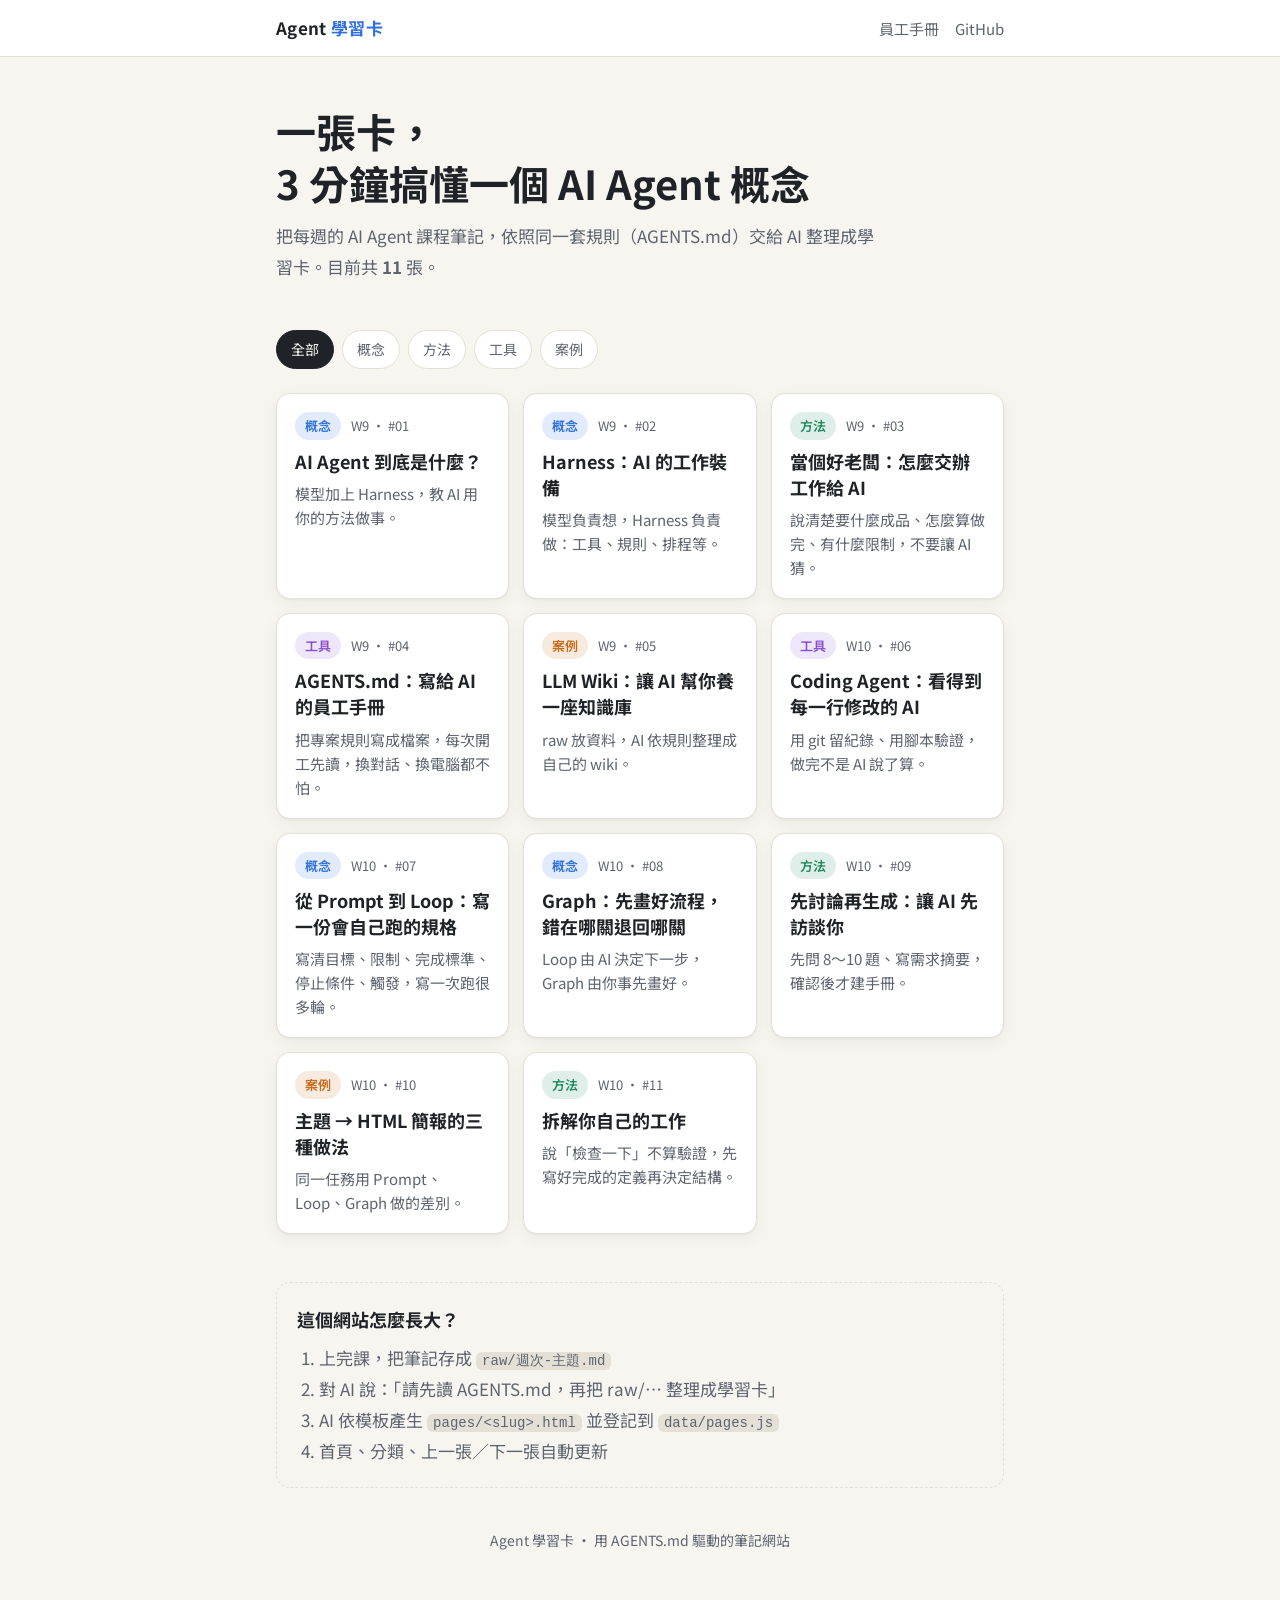
<file: index.html>
<!doctype html>
<html lang="zh-Hant-TW">
<head>
  <meta charset="utf-8">
  <meta name="viewport" content="width=device-width, initial-scale=1">
  <title>Agent 學習卡</title>
  <meta name="description" content="把 AI Agent 課程重點整理成一張張 3 分鐘讀完的學習卡。">
  <link rel="preconnect" href="https://fonts.googleapis.com">
  <link rel="stylesheet" href="https://fonts.googleapis.com/css2?family=Noto+Sans+TC:wght@400;600;700&display=swap">
  <link rel="stylesheet" href="assets/style.css">
</head>
<body>
  <header class="site-head">
    <div class="wrap">
      <a class="brand" href="index.html">Agent <span>學習卡</span></a>
      <nav><a href="https://github.com/ChaseWu1125/agent-notes/blob/main/AGENTS.md" target="_blank" rel="noopener">員工手冊</a><a href="https://github.com/ChaseWu1125/agent-notes" target="_blank" rel="noopener">GitHub</a></nav>
    </div>
  </header>

  <main class="wrap">
    <section class="hero">
      <h1>一張卡，<br>3 分鐘搞懂一個 AI Agent 概念</h1>
      <p>把每週的 AI Agent 課程筆記，依照同一套規則（AGENTS.md）交給 AI 整理成學習卡。目前共 <strong id="count">0</strong> 張。</p>
    </section>

    <div class="filters" id="filters" role="group" aria-label="依分類篩選"></div>
    <ul class="cards" id="cards"></ul>

    <section class="how">
      <h2>這個網站怎麼長大？</h2>
      <ol>
        <li>上完課，把筆記存成 <code>raw/週次-主題.md</code></li>
        <li>對 AI 說：「請先讀 AGENTS.md，再把 raw/… 整理成學習卡」</li>
        <li>AI 依模板產生 <code>pages/&lt;slug&gt;.html</code> 並登記到 <code>data/pages.js</code></li>
        <li>首頁、分類、上一張／下一張自動更新</li>
      </ol>
    </section>
  </main>

  <footer class="site-foot">Agent 學習卡 · 用 AGENTS.md 驅動的筆記網站</footer>

  <script src="data/pages.js"></script>
  <script src="assets/main.js"></script>
</body>
</html>
</file>
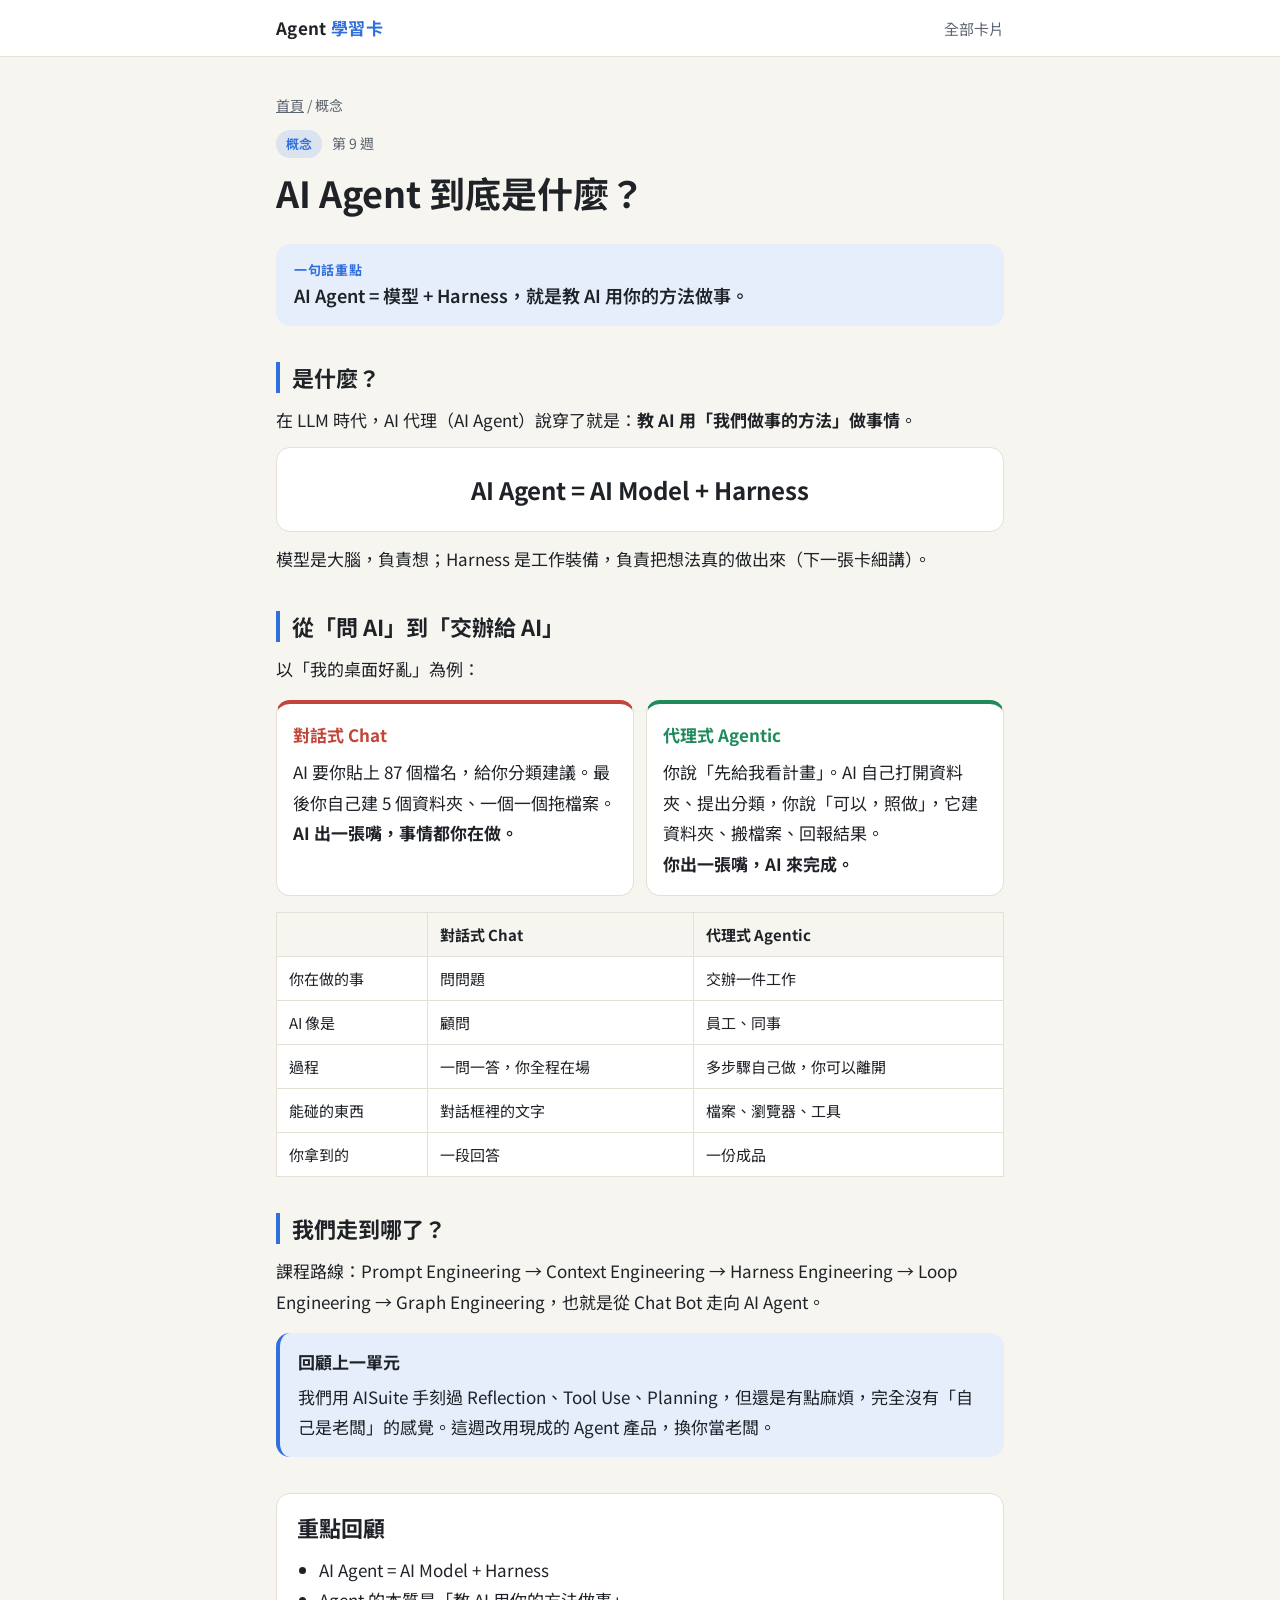
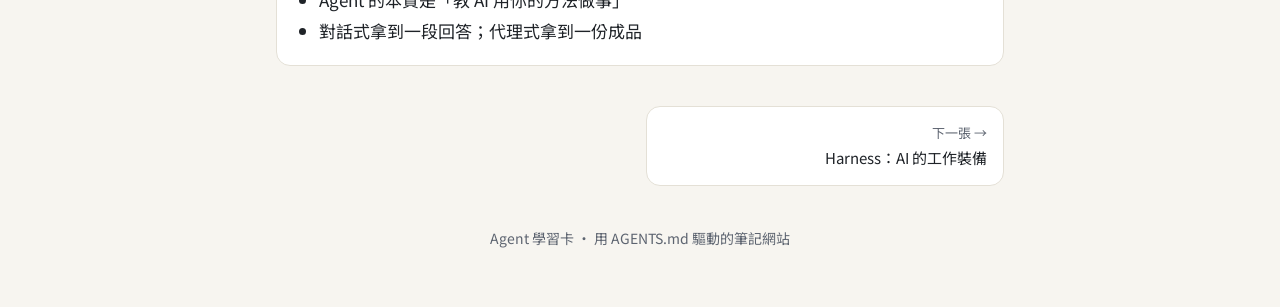
<file: pages/agent-definition.html>
<!doctype html>
<html lang="zh-Hant-TW">
<head>
  <meta charset="utf-8">
  <meta name="viewport" content="width=device-width, initial-scale=1">
  <title>AI Agent 到底是什麼？｜Agent 學習卡</title>
  <meta name="description" content="AI Agent = 模型 + Harness，就是教 AI 用你的方法做事。">
  <link rel="preconnect" href="https://fonts.googleapis.com">
  <link rel="stylesheet" href="https://fonts.googleapis.com/css2?family=Noto+Sans+TC:wght@400;600;700&display=swap">
  <link rel="stylesheet" href="../assets/style.css">
</head>
<body>
  <header class="site-head">
    <div class="wrap">
      <a class="brand" href="../index.html">Agent <span>學習卡</span></a>
      <nav><a href="../index.html">全部卡片</a></nav>
    </div>
  </header>

  <main class="wrap">
    <article>
      <header class="page-head">
        <div class="crumbs"><a href="../index.html">首頁</a> / 概念</div>
        <div class="meta"><span class="tag" data-cat="概念">概念</span><span>第 9 週</span></div>
        <h1>AI Agent 到底是什麼？</h1>
      </header>

      <p class="tldr">AI Agent = 模型 + Harness，就是教 AI 用你的方法做事。</p>
      <section>
        <h2>是什麼？</h2>
        <p>在 LLM 時代，AI 代理（AI Agent）說穿了就是：<strong>教 AI 用「我們做事的方法」做事情</strong>。</p>
        <p class="formula">AI Agent = AI Model + Harness</p>
        <p>模型是大腦，負責想；Harness 是工作裝備，負責把想法真的做出來（下一張卡細講）。</p>
      </section>

      <section>
        <h2>從「問 AI」到「交辦給 AI」</h2>
        <p>以「我的桌面好亂」為例：</p>
        <div class="compare">
          <div class="bad"><h3>對話式 Chat</h3><p>AI 要你貼上 87 個檔名，給你分類建議。最後你自己建 5 個資料夾、一個一個拖檔案。<br><strong>AI 出一張嘴，事情都你在做。</strong></p></div>
          <div class="good"><h3>代理式 Agentic</h3><p>你說「先給我看計畫」。AI 自己打開資料夾、提出分類，你說「可以，照做」，它建資料夾、搬檔案、回報結果。<br><strong>你出一張嘴，AI 來完成。</strong></p></div>
        </div>
        <div class="table-wrap">
          <table>
            <tr><th></th><th>對話式 Chat</th><th>代理式 Agentic</th></tr>
            <tr><td>你在做的事</td><td>問問題</td><td>交辦一件工作</td></tr>
            <tr><td>AI 像是</td><td>顧問</td><td>員工、同事</td></tr>
            <tr><td>過程</td><td>一問一答，你全程在場</td><td>多步驟自己做，你可以離開</td></tr>
            <tr><td>能碰的東西</td><td>對話框裡的文字</td><td>檔案、瀏覽器、工具</td></tr>
            <tr><td>你拿到的</td><td>一段回答</td><td>一份成品</td></tr>
          </table>
        </div>
      </section>

      <section>
        <h2>我們走到哪了？</h2>
        <p>課程路線：Prompt Engineering → Context Engineering → Harness Engineering → Loop Engineering → Graph Engineering，也就是從 Chat Bot 走向 AI Agent。</p>
        <div class="callout note"><strong>回顧上一單元</strong><p>我們用 AISuite 手刻過 Reflection、Tool Use、Planning，但還是有點麻煩，完全沒有「自己是老闆」的感覺。這週改用現成的 Agent 產品，換你當老闆。</p></div>
      </section>

      <section class="recap">
        <h2>重點回顧</h2>
        <ul>
          <li>AI Agent = AI Model + Harness</li>
          <li>Agent 的本質是「教 AI 用你的方法做事」</li>
          <li>對話式拿到一段回答；代理式拿到一份成品</li>
        </ul>
      </section>

      <nav class="pager" data-slug="agent-definition"></nav>
    </article>
  </main>

  <footer class="site-foot">Agent 學習卡 · 用 AGENTS.md 驅動的筆記網站</footer>

  <script src="../data/pages.js"></script>
  <script src="../assets/main.js"></script>
</body>
</html>
</file>
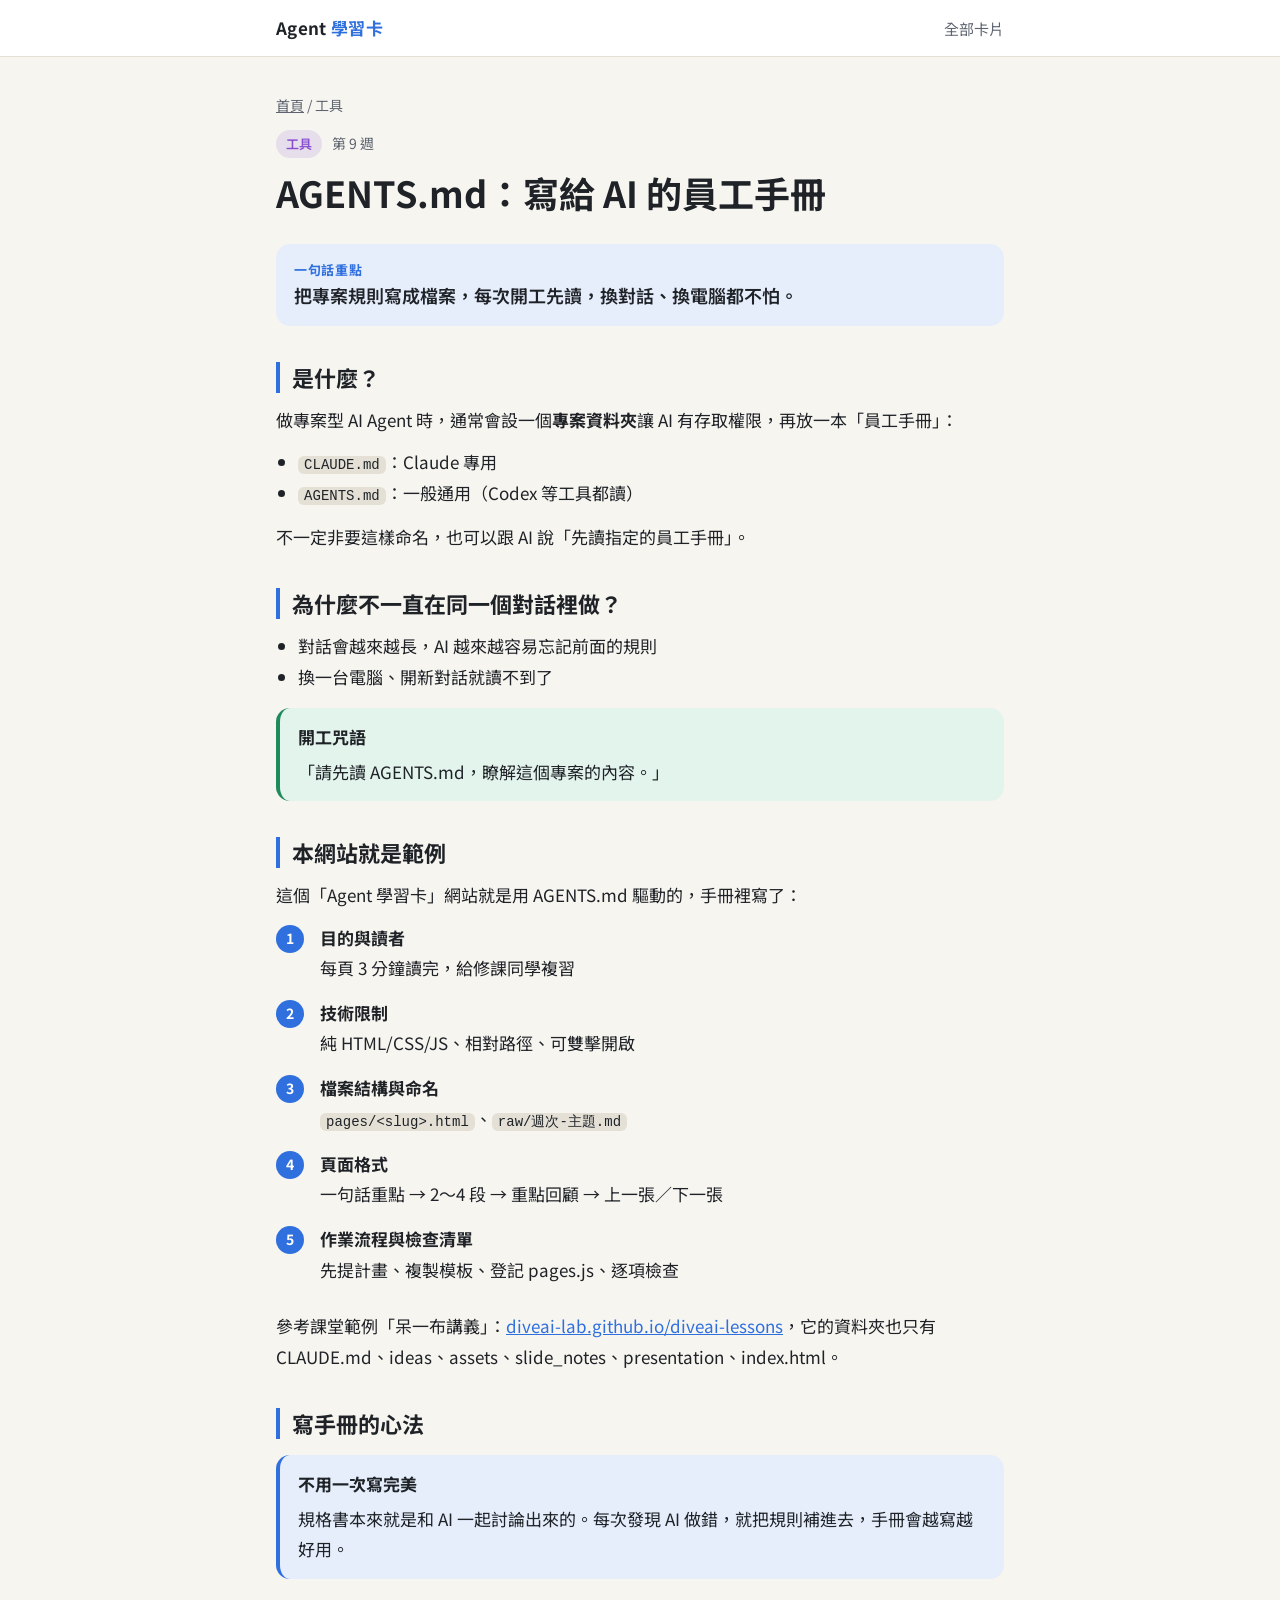
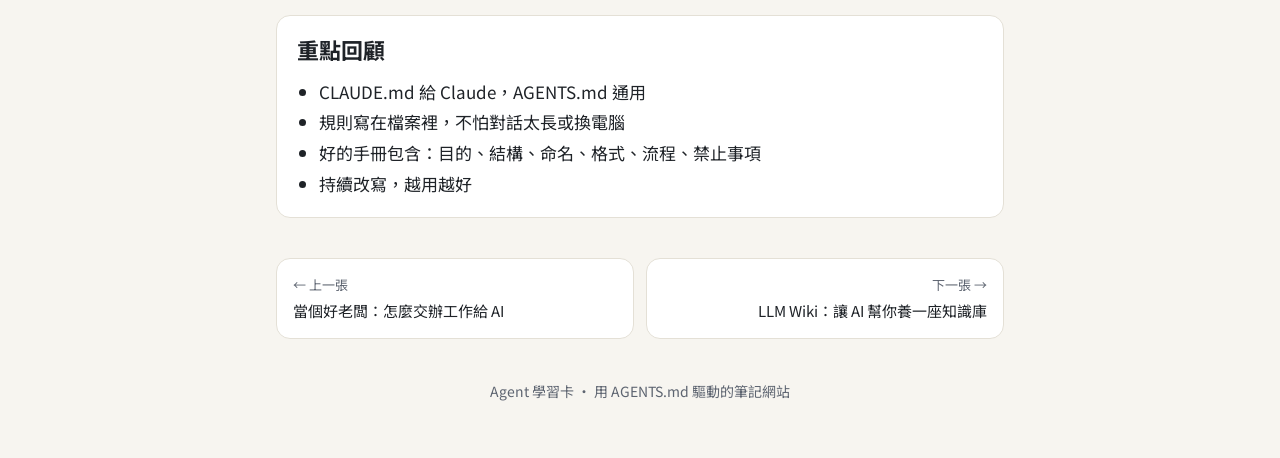
<file: pages/agents-md.html>
<!doctype html>
<html lang="zh-Hant-TW">
<head>
  <meta charset="utf-8">
  <meta name="viewport" content="width=device-width, initial-scale=1">
  <title>AGENTS.md：寫給 AI 的員工手冊｜Agent 學習卡</title>
  <meta name="description" content="把專案規則寫成檔案，每次開工先讀，換對話、換電腦都不怕。">
  <link rel="preconnect" href="https://fonts.googleapis.com">
  <link rel="stylesheet" href="https://fonts.googleapis.com/css2?family=Noto+Sans+TC:wght@400;600;700&display=swap">
  <link rel="stylesheet" href="../assets/style.css">
</head>
<body>
  <header class="site-head">
    <div class="wrap">
      <a class="brand" href="../index.html">Agent <span>學習卡</span></a>
      <nav><a href="../index.html">全部卡片</a></nav>
    </div>
  </header>

  <main class="wrap">
    <article>
      <header class="page-head">
        <div class="crumbs"><a href="../index.html">首頁</a> / 工具</div>
        <div class="meta"><span class="tag" data-cat="工具">工具</span><span>第 9 週</span></div>
        <h1>AGENTS.md：寫給 AI 的員工手冊</h1>
      </header>

      <p class="tldr">把專案規則寫成檔案，每次開工先讀，換對話、換電腦都不怕。</p>
      <section>
        <h2>是什麼？</h2>
        <p>做專案型 AI Agent 時，通常會設一個<strong>專案資料夾</strong>讓 AI 有存取權限，再放一本「員工手冊」：</p>
        <ul>
          <li><code>CLAUDE.md</code>：Claude 專用</li>
          <li><code>AGENTS.md</code>：一般通用（Codex 等工具都讀）</li>
        </ul>
        <p>不一定非要這樣命名，也可以跟 AI 說「先讀指定的員工手冊」。</p>
      </section>

      <section>
        <h2>為什麼不一直在同一個對話裡做？</h2>
        <ul>
          <li>對話會越來越長，AI 越來越容易忘記前面的規則</li>
          <li>換一台電腦、開新對話就讀不到了</li>
        </ul>
        <div class="callout tip"><strong>開工咒語</strong><p>「請先讀 AGENTS.md，瞭解這個專案的內容。」</p></div>
      </section>

      <section>
        <h2>本網站就是範例</h2>
        <p>這個「Agent 學習卡」網站就是用 AGENTS.md 驅動的，手冊裡寫了：</p>
        <ol class="steps">
          <li><strong>目的與讀者</strong>每頁 3 分鐘讀完，給修課同學複習</li>
          <li><strong>技術限制</strong>純 HTML/CSS/JS、相對路徑、可雙擊開啟</li>
          <li><strong>檔案結構與命名</strong><code>pages/&lt;slug&gt;.html</code>、<code>raw/週次-主題.md</code></li>
          <li><strong>頁面格式</strong>一句話重點 → 2～4 段 → 重點回顧 → 上一張／下一張</li>
          <li><strong>作業流程與檢查清單</strong>先提計畫、複製模板、登記 pages.js、逐項檢查</li>
        </ol>
        <p>參考課堂範例「呆一布講義」：<a href="https://diveai-lab.github.io/diveai-lessons/" target="_blank" rel="noopener">diveai-lab.github.io/diveai-lessons</a>，它的資料夾也只有 CLAUDE.md、ideas、assets、slide_notes、presentation、index.html。</p>
      </section>

      <section>
        <h2>寫手冊的心法</h2>
        <div class="callout note"><strong>不用一次寫完美</strong><p>規格書本來就是和 AI 一起討論出來的。每次發現 AI 做錯，就把規則補進去，手冊會越寫越好用。</p></div>
      </section>

      <section class="recap">
        <h2>重點回顧</h2>
        <ul>
          <li>CLAUDE.md 給 Claude，AGENTS.md 通用</li>
          <li>規則寫在檔案裡，不怕對話太長或換電腦</li>
          <li>好的手冊包含：目的、結構、命名、格式、流程、禁止事項</li>
          <li>持續改寫，越用越好</li>
        </ul>
      </section>

      <nav class="pager" data-slug="agents-md"></nav>
    </article>
  </main>

  <footer class="site-foot">Agent 學習卡 · 用 AGENTS.md 驅動的筆記網站</footer>

  <script src="../data/pages.js"></script>
  <script src="../assets/main.js"></script>
</body>
</html>
</file>
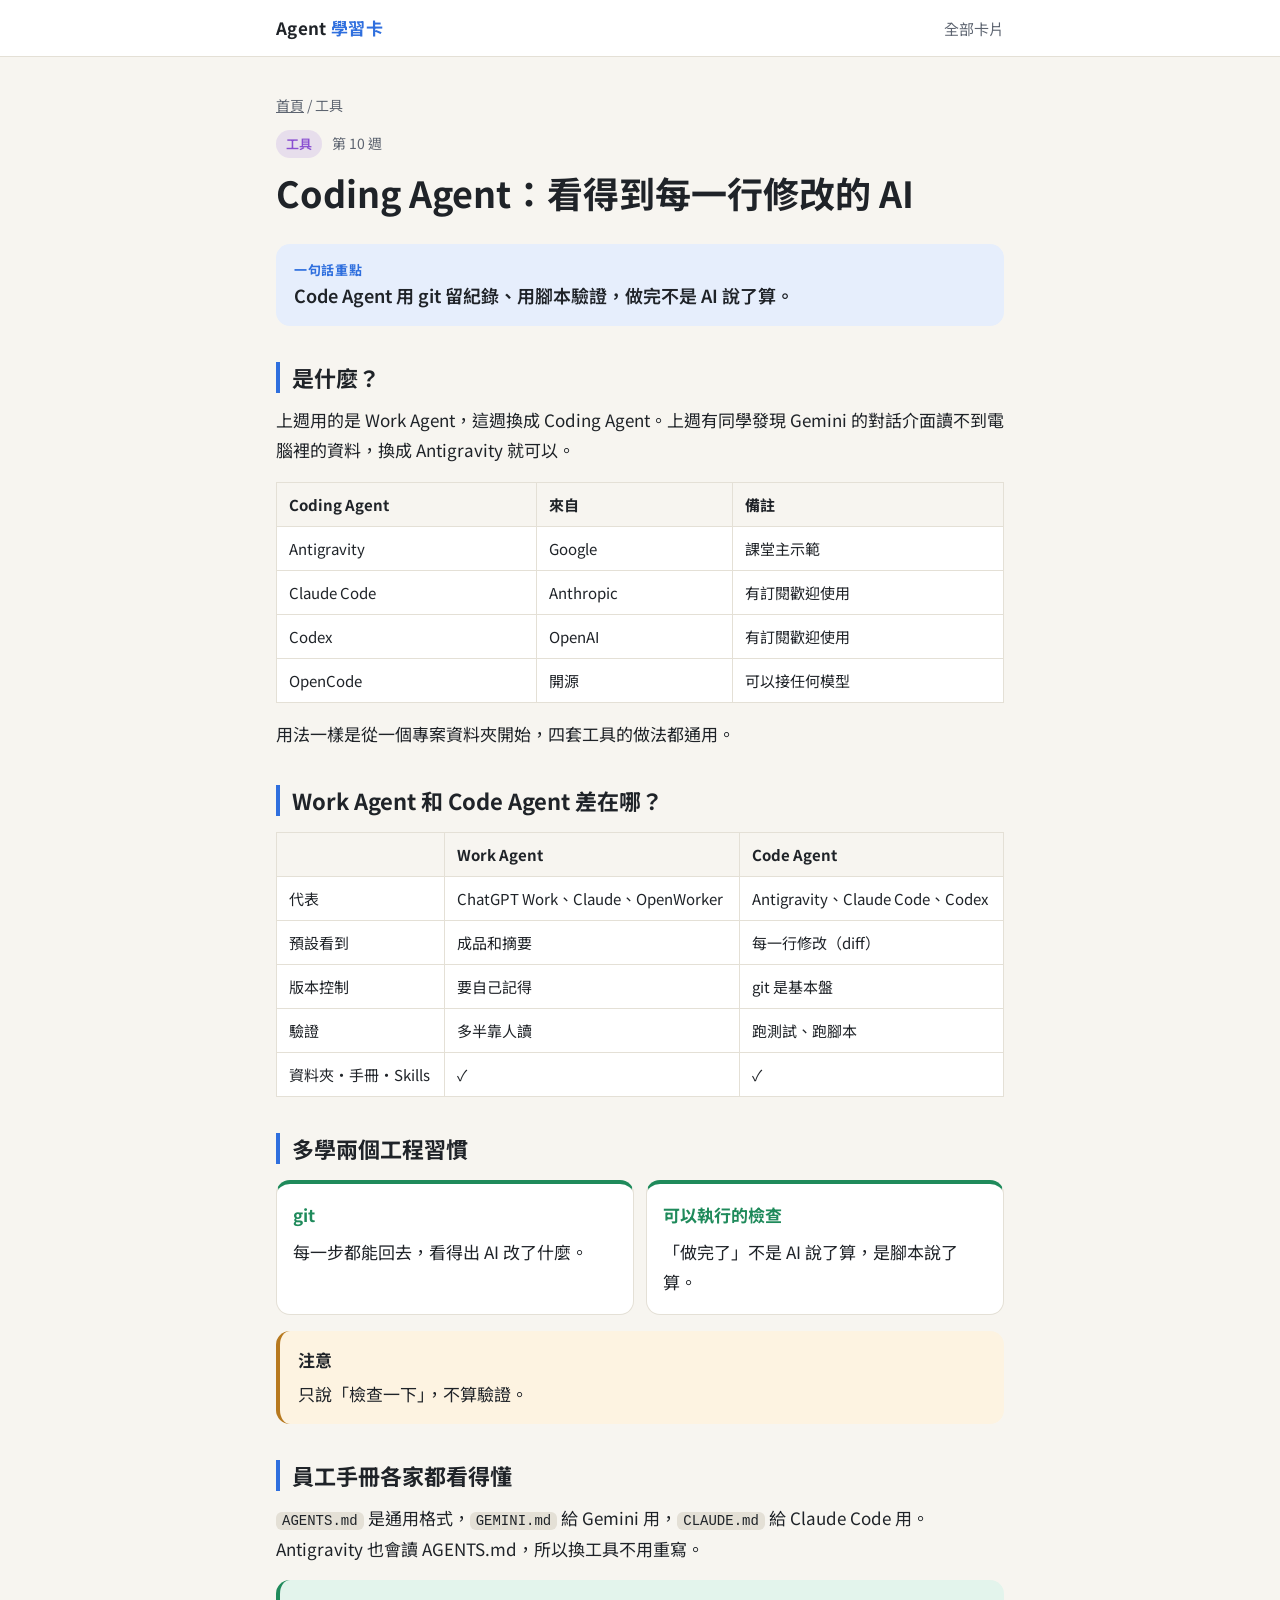
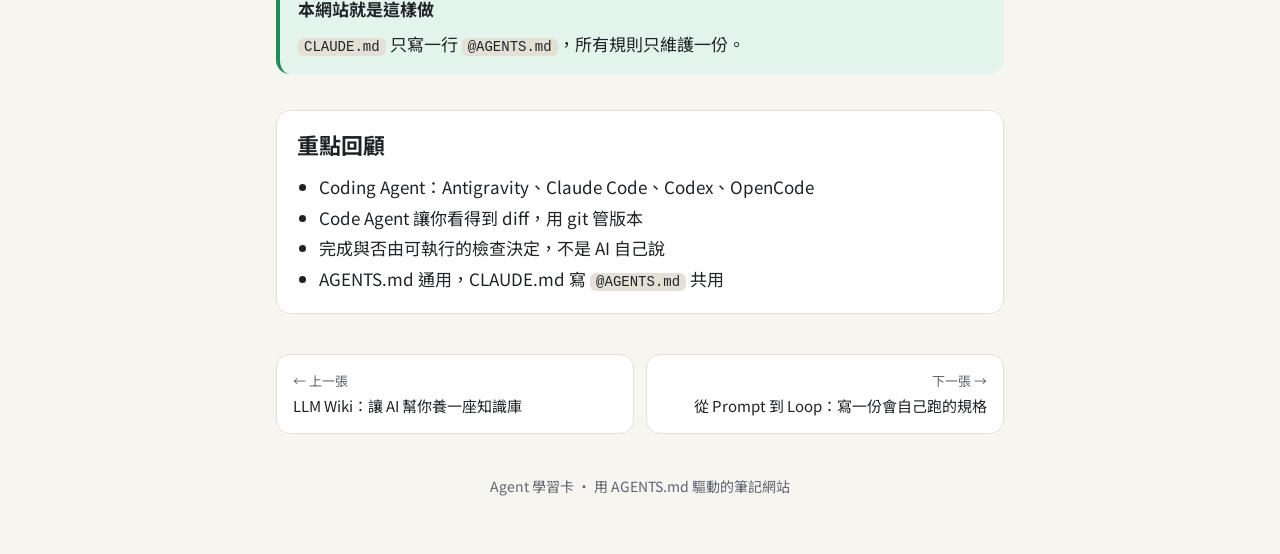
<file: pages/coding-agent.html>
<!doctype html>
<html lang="zh-Hant-TW">
<head>
  <meta charset="utf-8">
  <meta name="viewport" content="width=device-width, initial-scale=1">
  <title>Coding Agent：看得到每一行修改的 AI｜Agent 學習卡</title>
  <meta name="description" content="Code Agent 用 git 留紀錄、用腳本驗證，做完不是 AI 說了算。">
  <link rel="preconnect" href="https://fonts.googleapis.com">
  <link rel="stylesheet" href="https://fonts.googleapis.com/css2?family=Noto+Sans+TC:wght@400;600;700&display=swap">
  <link rel="stylesheet" href="../assets/style.css">
</head>
<body>
  <header class="site-head">
    <div class="wrap">
      <a class="brand" href="../index.html">Agent <span>學習卡</span></a>
      <nav><a href="../index.html">全部卡片</a></nav>
    </div>
  </header>

  <main class="wrap">
    <article>
      <header class="page-head">
        <div class="crumbs"><a href="../index.html">首頁</a> / 工具</div>
        <div class="meta"><span class="tag" data-cat="工具">工具</span><span>第 10 週</span></div>
        <h1>Coding Agent：看得到每一行修改的 AI</h1>
      </header>

      <p class="tldr">Code Agent 用 git 留紀錄、用腳本驗證，做完不是 AI 說了算。</p>
      <section>
        <h2>是什麼？</h2>
        <p>上週用的是 Work Agent，這週換成 Coding Agent。上週有同學發現 Gemini 的對話介面讀不到電腦裡的資料，換成 Antigravity 就可以。</p>
        <div class="table-wrap">
          <table>
            <tr><th>Coding Agent</th><th>來自</th><th>備註</th></tr>
            <tr><td>Antigravity</td><td>Google</td><td>課堂主示範</td></tr>
            <tr><td>Claude Code</td><td>Anthropic</td><td>有訂閱歡迎使用</td></tr>
            <tr><td>Codex</td><td>OpenAI</td><td>有訂閱歡迎使用</td></tr>
            <tr><td>OpenCode</td><td>開源</td><td>可以接任何模型</td></tr>
          </table>
        </div>
        <p>用法一樣是從一個專案資料夾開始，四套工具的做法都通用。</p>
      </section>

      <section>
        <h2>Work Agent 和 Code Agent 差在哪？</h2>
        <div class="table-wrap">
          <table>
            <tr><th></th><th>Work Agent</th><th>Code Agent</th></tr>
            <tr><td>代表</td><td>ChatGPT Work、Claude、OpenWorker</td><td>Antigravity、Claude Code、Codex</td></tr>
            <tr><td>預設看到</td><td>成品和摘要</td><td>每一行修改（diff）</td></tr>
            <tr><td>版本控制</td><td>要自己記得</td><td>git 是基本盤</td></tr>
            <tr><td>驗證</td><td>多半靠人讀</td><td>跑測試、跑腳本</td></tr>
            <tr><td>資料夾・手冊・Skills</td><td>✓</td><td>✓</td></tr>
          </table>
        </div>
      </section>

      <section>
        <h2>多學兩個工程習慣</h2>
        <div class="compare">
          <div class="good"><h3>git</h3><p>每一步都能回去，看得出 AI 改了什麼。</p></div>
          <div class="good"><h3>可以執行的檢查</h3><p>「做完了」不是 AI 說了算，是腳本說了算。</p></div>
        </div>
        <div class="callout warn"><strong>注意</strong><p>只說「檢查一下」，不算驗證。</p></div>
      </section>

      <section>
        <h2>員工手冊各家都看得懂</h2>
        <p><code>AGENTS.md</code> 是通用格式，<code>GEMINI.md</code> 給 Gemini 用，<code>CLAUDE.md</code> 給 Claude Code 用。Antigravity 也會讀 AGENTS.md，所以換工具不用重寫。</p>
        <div class="callout tip"><strong>本網站就是這樣做</strong><p><code>CLAUDE.md</code> 只寫一行 <code>@AGENTS.md</code>，所有規則只維護一份。</p></div>
      </section>

      <section class="recap">
        <h2>重點回顧</h2>
        <ul>
          <li>Coding Agent：Antigravity、Claude Code、Codex、OpenCode</li>
          <li>Code Agent 讓你看得到 diff，用 git 管版本</li>
          <li>完成與否由可執行的檢查決定，不是 AI 自己說</li>
          <li>AGENTS.md 通用，CLAUDE.md 寫 <code>@AGENTS.md</code> 共用</li>
        </ul>
      </section>

      <nav class="pager" data-slug="coding-agent"></nav>
    </article>
  </main>

  <footer class="site-foot">Agent 學習卡 · 用 AGENTS.md 驅動的筆記網站</footer>

  <script src="../data/pages.js"></script>
  <script src="../assets/main.js"></script>
</body>
</html>
</file>
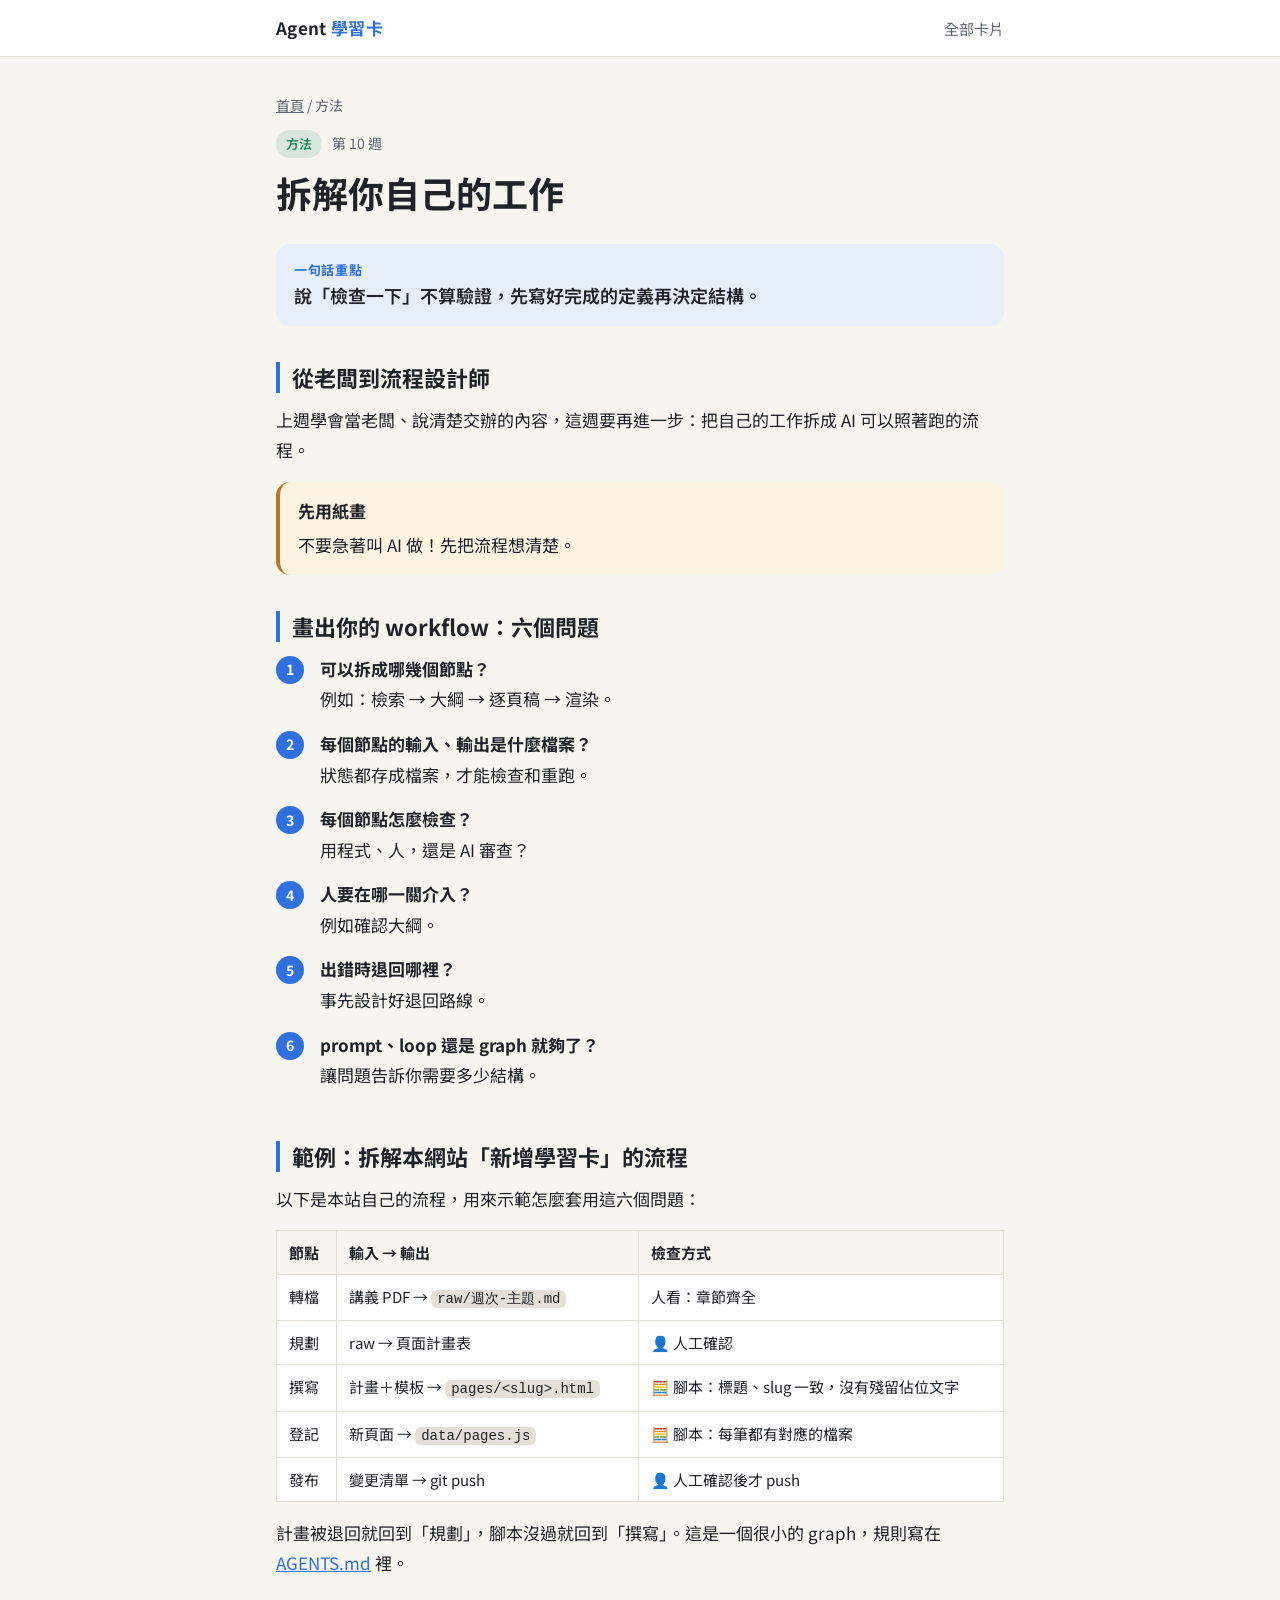
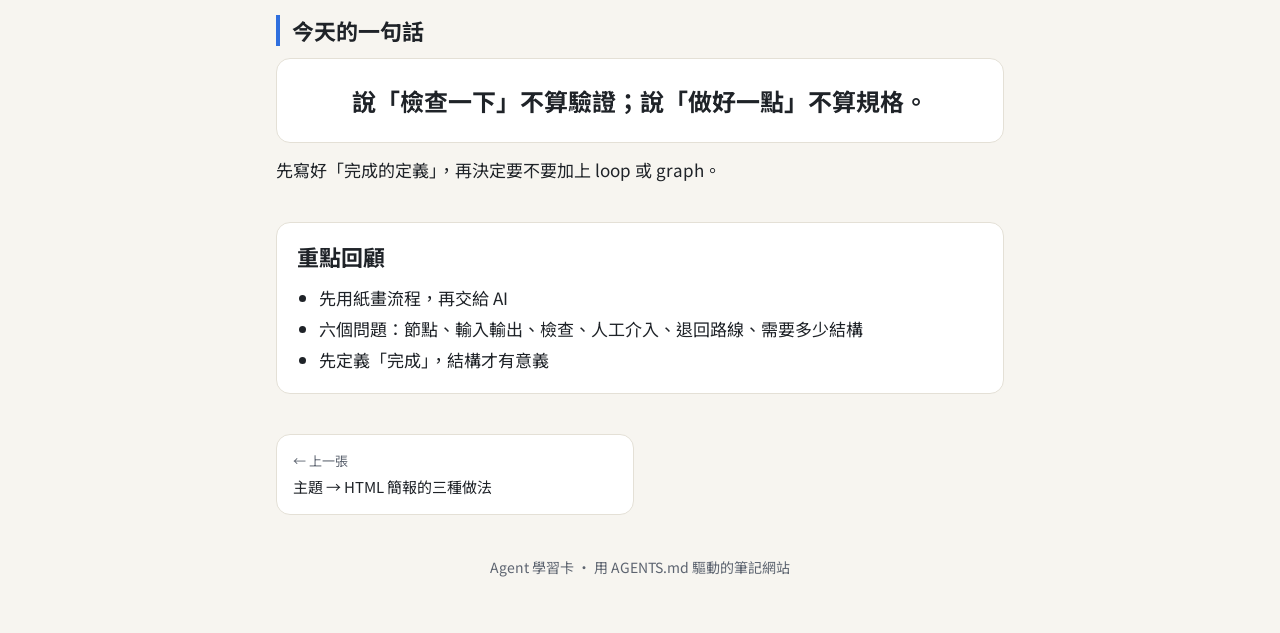
<file: pages/design-your-workflow.html>
<!doctype html>
<html lang="zh-Hant-TW">
<head>
  <meta charset="utf-8">
  <meta name="viewport" content="width=device-width, initial-scale=1">
  <title>拆解你自己的工作｜Agent 學習卡</title>
  <meta name="description" content="說「檢查一下」不算驗證，先寫好完成的定義再決定結構。">
  <link rel="preconnect" href="https://fonts.googleapis.com">
  <link rel="stylesheet" href="https://fonts.googleapis.com/css2?family=Noto+Sans+TC:wght@400;600;700&display=swap">
  <link rel="stylesheet" href="../assets/style.css">
</head>
<body>
  <header class="site-head">
    <div class="wrap">
      <a class="brand" href="../index.html">Agent <span>學習卡</span></a>
      <nav><a href="../index.html">全部卡片</a></nav>
    </div>
  </header>

  <main class="wrap">
    <article>
      <header class="page-head">
        <div class="crumbs"><a href="../index.html">首頁</a> / 方法</div>
        <div class="meta"><span class="tag" data-cat="方法">方法</span><span>第 10 週</span></div>
        <h1>拆解你自己的工作</h1>
      </header>

      <p class="tldr">說「檢查一下」不算驗證，先寫好完成的定義再決定結構。</p>
      <section>
        <h2>從老闆到流程設計師</h2>
        <p>上週學會當老闆、說清楚交辦的內容，這週要再進一步：把自己的工作拆成 AI 可以照著跑的流程。</p>
        <div class="callout warn"><strong>先用紙畫</strong><p>不要急著叫 AI 做！先把流程想清楚。</p></div>
      </section>

      <section>
        <h2>畫出你的 workflow：六個問題</h2>
        <ol class="steps">
          <li><strong>可以拆成哪幾個節點？</strong>例如：檢索 → 大綱 → 逐頁稿 → 渲染。</li>
          <li><strong>每個節點的輸入、輸出是什麼檔案？</strong>狀態都存成檔案，才能檢查和重跑。</li>
          <li><strong>每個節點怎麼檢查？</strong>用程式、人，還是 AI 審查？</li>
          <li><strong>人要在哪一關介入？</strong>例如確認大綱。</li>
          <li><strong>出錯時退回哪裡？</strong>事先設計好退回路線。</li>
          <li><strong>prompt、loop 還是 graph 就夠了？</strong>讓問題告訴你需要多少結構。</li>
        </ol>
      </section>

      <section>
        <h2>範例：拆解本網站「新增學習卡」的流程</h2>
        <p>以下是本站自己的流程，用來示範怎麼套用這六個問題：</p>
        <div class="table-wrap">
          <table>
            <tr><th>節點</th><th>輸入 → 輸出</th><th>檢查方式</th></tr>
            <tr><td>轉檔</td><td>講義 PDF → <code>raw/週次-主題.md</code></td><td>人看：章節齊全</td></tr>
            <tr><td>規劃</td><td>raw → 頁面計畫表</td><td>👤 人工確認</td></tr>
            <tr><td>撰寫</td><td>計畫＋模板 → <code>pages/&lt;slug&gt;.html</code></td><td>🧮 腳本：標題、slug 一致，沒有殘留佔位文字</td></tr>
            <tr><td>登記</td><td>新頁面 → <code>data/pages.js</code></td><td>🧮 腳本：每筆都有對應的檔案</td></tr>
            <tr><td>發布</td><td>變更清單 → git push</td><td>👤 人工確認後才 push</td></tr>
          </table>
        </div>
        <p>計畫被退回就回到「規劃」，腳本沒過就回到「撰寫」。這是一個很小的 graph，規則寫在 <a href="https://github.com/ChaseWu1125/agent-notes/blob/main/AGENTS.md" target="_blank" rel="noopener">AGENTS.md</a> 裡。</p>
      </section>

      <section>
        <h2>今天的一句話</h2>
        <p class="formula">說「檢查一下」不算驗證；說「做好一點」不算規格。</p>
        <p>先寫好「完成的定義」，再決定要不要加上 loop 或 graph。</p>
      </section>

      <section class="recap">
        <h2>重點回顧</h2>
        <ul>
          <li>先用紙畫流程，再交給 AI</li>
          <li>六個問題：節點、輸入輸出、檢查、人工介入、退回路線、需要多少結構</li>
          <li>先定義「完成」，結構才有意義</li>
        </ul>
      </section>

      <nav class="pager" data-slug="design-your-workflow"></nav>
    </article>
  </main>

  <footer class="site-foot">Agent 學習卡 · 用 AGENTS.md 驅動的筆記網站</footer>

  <script src="../data/pages.js"></script>
  <script src="../assets/main.js"></script>
</body>
</html>
</file>
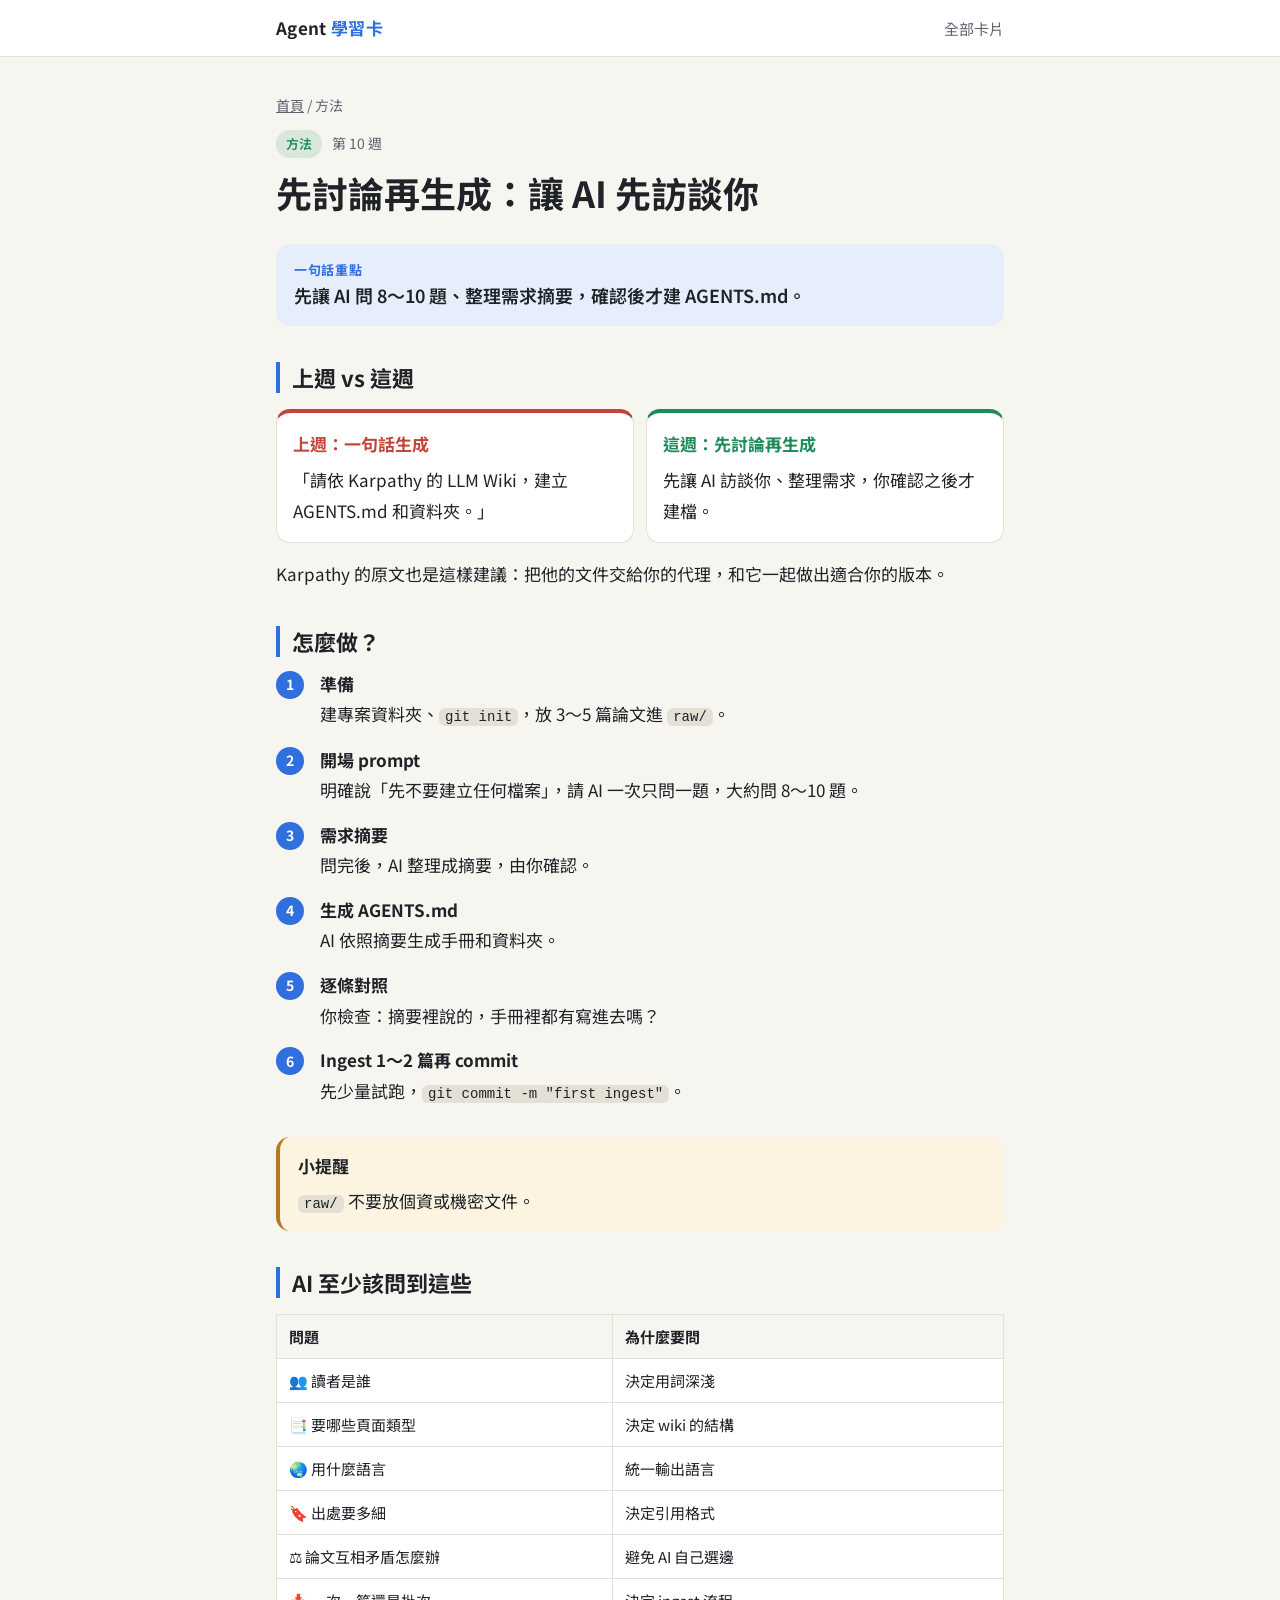
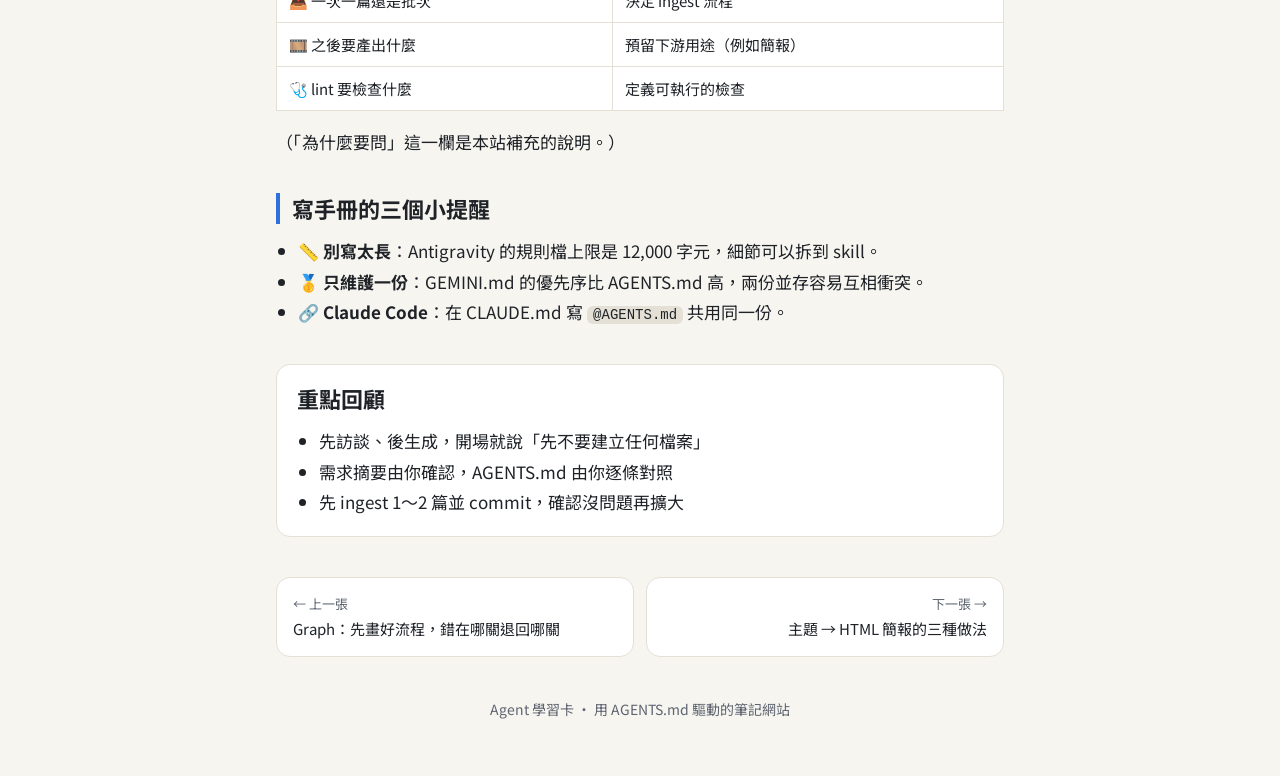
<file: pages/discuss-then-build.html>
<!doctype html>
<html lang="zh-Hant-TW">
<head>
  <meta charset="utf-8">
  <meta name="viewport" content="width=device-width, initial-scale=1">
  <title>先討論再生成：讓 AI 先訪談你｜Agent 學習卡</title>
  <meta name="description" content="先讓 AI 問 8～10 題、整理需求摘要，確認後才建 AGENTS.md。">
  <link rel="preconnect" href="https://fonts.googleapis.com">
  <link rel="stylesheet" href="https://fonts.googleapis.com/css2?family=Noto+Sans+TC:wght@400;600;700&display=swap">
  <link rel="stylesheet" href="../assets/style.css">
</head>
<body>
  <header class="site-head">
    <div class="wrap">
      <a class="brand" href="../index.html">Agent <span>學習卡</span></a>
      <nav><a href="../index.html">全部卡片</a></nav>
    </div>
  </header>

  <main class="wrap">
    <article>
      <header class="page-head">
        <div class="crumbs"><a href="../index.html">首頁</a> / 方法</div>
        <div class="meta"><span class="tag" data-cat="方法">方法</span><span>第 10 週</span></div>
        <h1>先討論再生成：讓 AI 先訪談你</h1>
      </header>

      <p class="tldr">先讓 AI 問 8～10 題、整理需求摘要，確認後才建 AGENTS.md。</p>
      <section>
        <h2>上週 vs 這週</h2>
        <div class="compare">
          <div class="bad"><h3>上週：一句話生成</h3><p>「請依 Karpathy 的 LLM Wiki，建立 AGENTS.md 和資料夾。」</p></div>
          <div class="good"><h3>這週：先討論再生成</h3><p>先讓 AI 訪談你、整理需求，你確認之後才建檔。</p></div>
        </div>
        <p>Karpathy 的原文也是這樣建議：把他的文件交給你的代理，和它一起做出適合你的版本。</p>
      </section>

      <section>
        <h2>怎麼做？</h2>
        <ol class="steps">
          <li><strong>準備</strong>建專案資料夾、<code>git init</code>，放 3～5 篇論文進 <code>raw/</code>。</li>
          <li><strong>開場 prompt</strong>明確說「先不要建立任何檔案」，請 AI 一次只問一題，大約問 8～10 題。</li>
          <li><strong>需求摘要</strong>問完後，AI 整理成摘要，由你確認。</li>
          <li><strong>生成 AGENTS.md</strong>AI 依照摘要生成手冊和資料夾。</li>
          <li><strong>逐條對照</strong>你檢查：摘要裡說的，手冊裡都有寫進去嗎？</li>
          <li><strong>Ingest 1～2 篇再 commit</strong>先少量試跑，<code>git commit -m "first ingest"</code>。</li>
        </ol>
        <div class="callout warn"><strong>小提醒</strong><p><code>raw/</code> 不要放個資或機密文件。</p></div>
      </section>

      <section>
        <h2>AI 至少該問到這些</h2>
        <div class="table-wrap">
          <table>
            <tr><th>問題</th><th>為什麼要問</th></tr>
            <tr><td>👥 讀者是誰</td><td>決定用詞深淺</td></tr>
            <tr><td>📑 要哪些頁面類型</td><td>決定 wiki 的結構</td></tr>
            <tr><td>🌏 用什麼語言</td><td>統一輸出語言</td></tr>
            <tr><td>🔖 出處要多細</td><td>決定引用格式</td></tr>
            <tr><td>⚖️ 論文互相矛盾怎麼辦</td><td>避免 AI 自己選邊</td></tr>
            <tr><td>📥 一次一篇還是批次</td><td>決定 ingest 流程</td></tr>
            <tr><td>🎞️ 之後要產出什麼</td><td>預留下游用途（例如簡報）</td></tr>
            <tr><td>🩺 lint 要檢查什麼</td><td>定義可執行的檢查</td></tr>
          </table>
        </div>
        <p>（「為什麼要問」這一欄是本站補充的說明。）</p>
      </section>

      <section>
        <h2>寫手冊的三個小提醒</h2>
        <ul>
          <li><strong>📏 別寫太長</strong>：Antigravity 的規則檔上限是 12,000 字元，細節可以拆到 skill。</li>
          <li><strong>🥇 只維護一份</strong>：GEMINI.md 的優先序比 AGENTS.md 高，兩份並存容易互相衝突。</li>
          <li><strong>🔗 Claude Code</strong>：在 CLAUDE.md 寫 <code>@AGENTS.md</code> 共用同一份。</li>
        </ul>
      </section>

      <section class="recap">
        <h2>重點回顧</h2>
        <ul>
          <li>先訪談、後生成，開場就說「先不要建立任何檔案」</li>
          <li>需求摘要由你確認，AGENTS.md 由你逐條對照</li>
          <li>先 ingest 1～2 篇並 commit，確認沒問題再擴大</li>
        </ul>
      </section>

      <nav class="pager" data-slug="discuss-then-build"></nav>
    </article>
  </main>

  <footer class="site-foot">Agent 學習卡 · 用 AGENTS.md 驅動的筆記網站</footer>

  <script src="../data/pages.js"></script>
  <script src="../assets/main.js"></script>
</body>
</html>
</file>
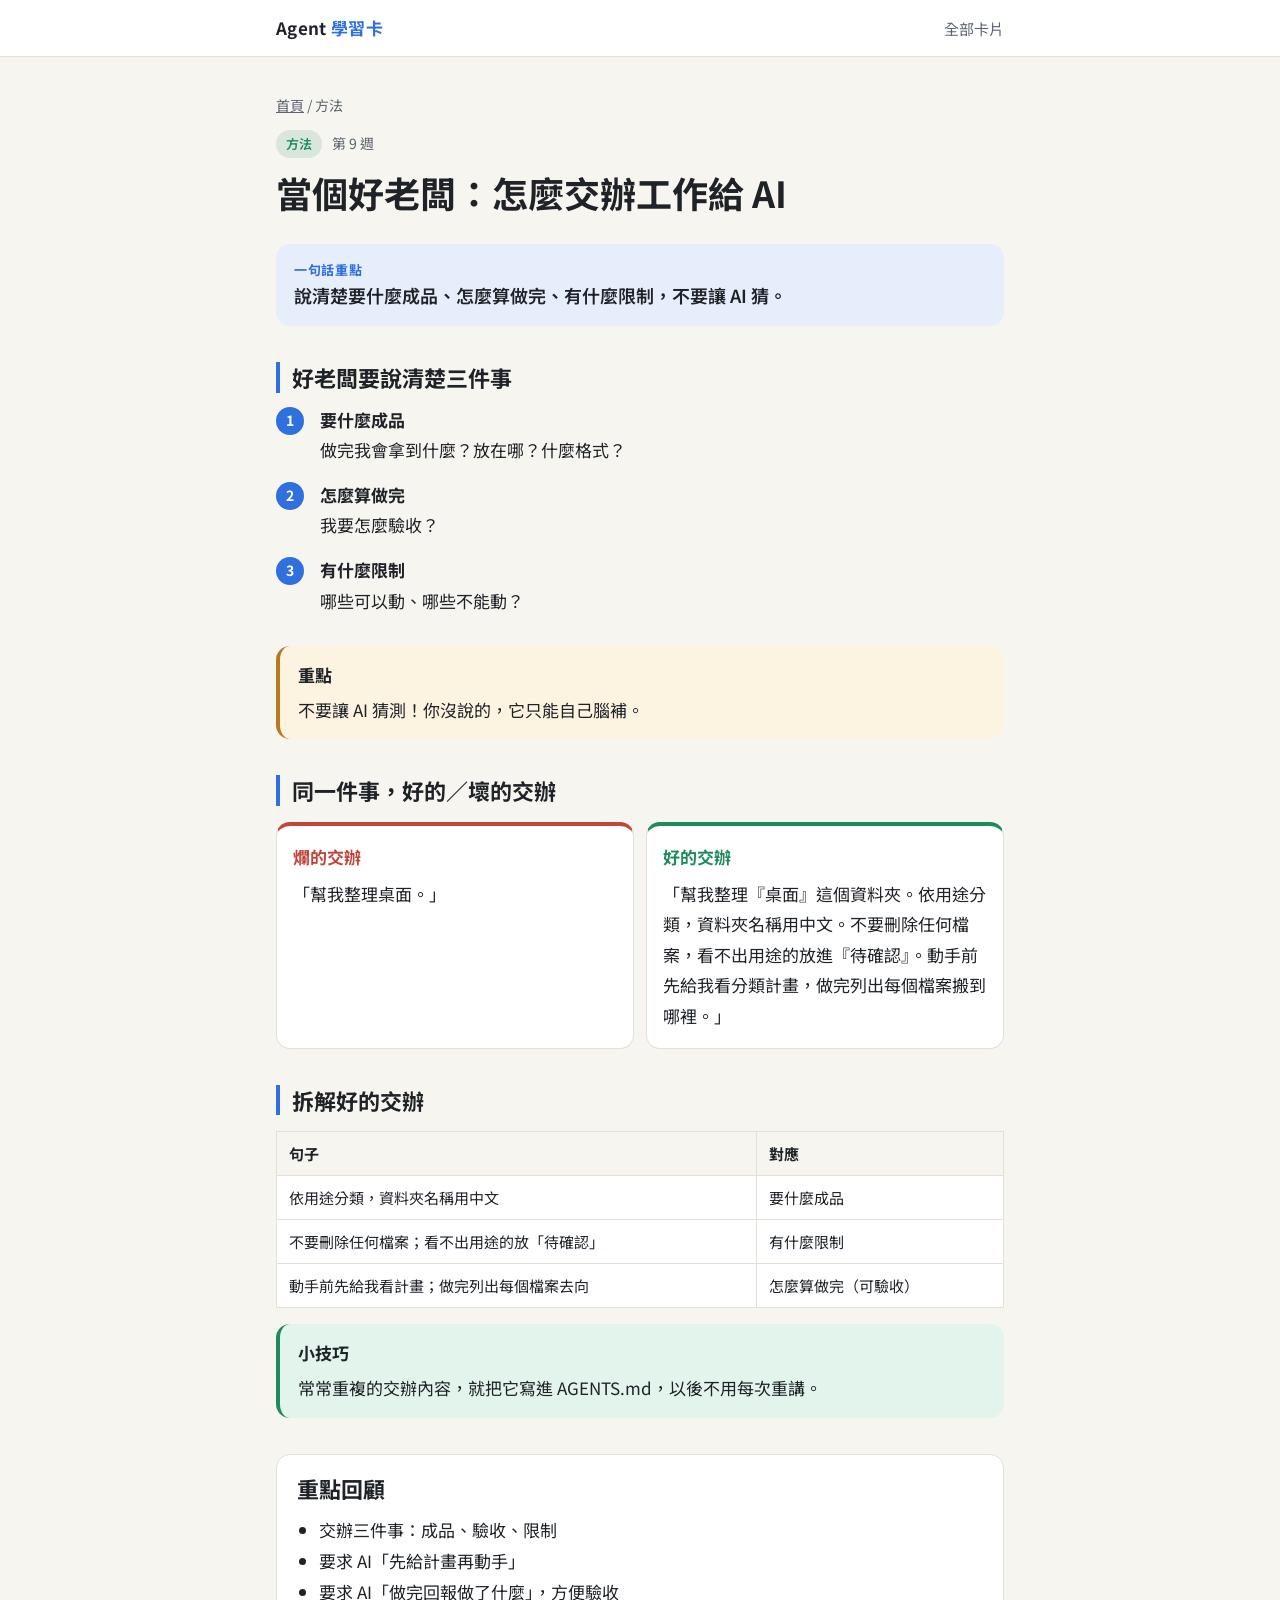
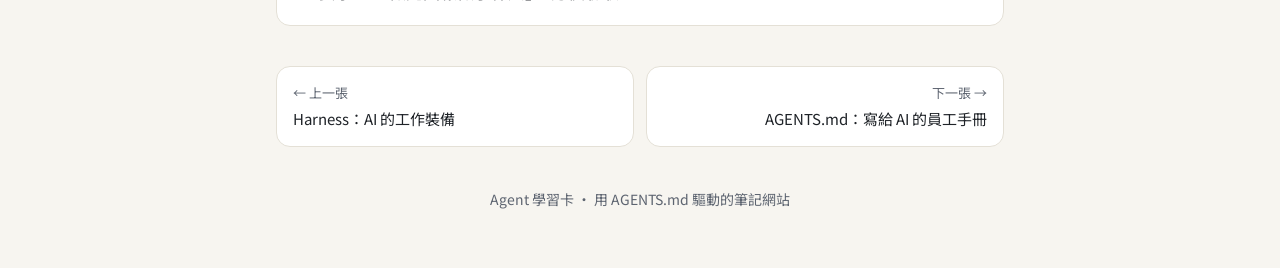
<file: pages/good-delegation.html>
<!doctype html>
<html lang="zh-Hant-TW">
<head>
  <meta charset="utf-8">
  <meta name="viewport" content="width=device-width, initial-scale=1">
  <title>當個好老闆：怎麼交辦工作給 AI｜Agent 學習卡</title>
  <meta name="description" content="說清楚要什麼成品、怎麼算做完、有什麼限制，不要讓 AI 猜。">
  <link rel="preconnect" href="https://fonts.googleapis.com">
  <link rel="stylesheet" href="https://fonts.googleapis.com/css2?family=Noto+Sans+TC:wght@400;600;700&display=swap">
  <link rel="stylesheet" href="../assets/style.css">
</head>
<body>
  <header class="site-head">
    <div class="wrap">
      <a class="brand" href="../index.html">Agent <span>學習卡</span></a>
      <nav><a href="../index.html">全部卡片</a></nav>
    </div>
  </header>

  <main class="wrap">
    <article>
      <header class="page-head">
        <div class="crumbs"><a href="../index.html">首頁</a> / 方法</div>
        <div class="meta"><span class="tag" data-cat="方法">方法</span><span>第 9 週</span></div>
        <h1>當個好老闆：怎麼交辦工作給 AI</h1>
      </header>

      <p class="tldr">說清楚要什麼成品、怎麼算做完、有什麼限制，不要讓 AI 猜。</p>
      <section>
        <h2>好老闆要說清楚三件事</h2>
        <ol class="steps">
          <li><strong>要什麼成品</strong>做完我會拿到什麼？放在哪？什麼格式？</li>
          <li><strong>怎麼算做完</strong>我要怎麼驗收？</li>
          <li><strong>有什麼限制</strong>哪些可以動、哪些不能動？</li>
        </ol>
        <div class="callout warn"><strong>重點</strong><p>不要讓 AI 猜測！你沒說的，它只能自己腦補。</p></div>
      </section>

      <section>
        <h2>同一件事，好的／壞的交辦</h2>
        <div class="compare">
          <div class="bad"><h3>爛的交辦</h3><p>「幫我整理桌面。」</p></div>
          <div class="good"><h3>好的交辦</h3><p>「幫我整理『桌面』這個資料夾。依用途分類，資料夾名稱用中文。不要刪除任何檔案，看不出用途的放進『待確認』。動手前先給我看分類計畫，做完列出每個檔案搬到哪裡。」</p></div>
        </div>
      </section>

      <section>
        <h2>拆解好的交辦</h2>
        <div class="table-wrap">
          <table>
            <tr><th>句子</th><th>對應</th></tr>
            <tr><td>依用途分類，資料夾名稱用中文</td><td>要什麼成品</td></tr>
            <tr><td>不要刪除任何檔案；看不出用途的放「待確認」</td><td>有什麼限制</td></tr>
            <tr><td>動手前先給我看計畫；做完列出每個檔案去向</td><td>怎麼算做完（可驗收）</td></tr>
          </table>
        </div>
        <div class="callout tip"><strong>小技巧</strong><p>常常重複的交辦內容，就把它寫進 AGENTS.md，以後不用每次重講。</p></div>
      </section>

      <section class="recap">
        <h2>重點回顧</h2>
        <ul>
          <li>交辦三件事：成品、驗收、限制</li>
          <li>要求 AI「先給計畫再動手」</li>
          <li>要求 AI「做完回報做了什麼」，方便驗收</li>
        </ul>
      </section>

      <nav class="pager" data-slug="good-delegation"></nav>
    </article>
  </main>

  <footer class="site-foot">Agent 學習卡 · 用 AGENTS.md 驅動的筆記網站</footer>

  <script src="../data/pages.js"></script>
  <script src="../assets/main.js"></script>
</body>
</html>
</file>
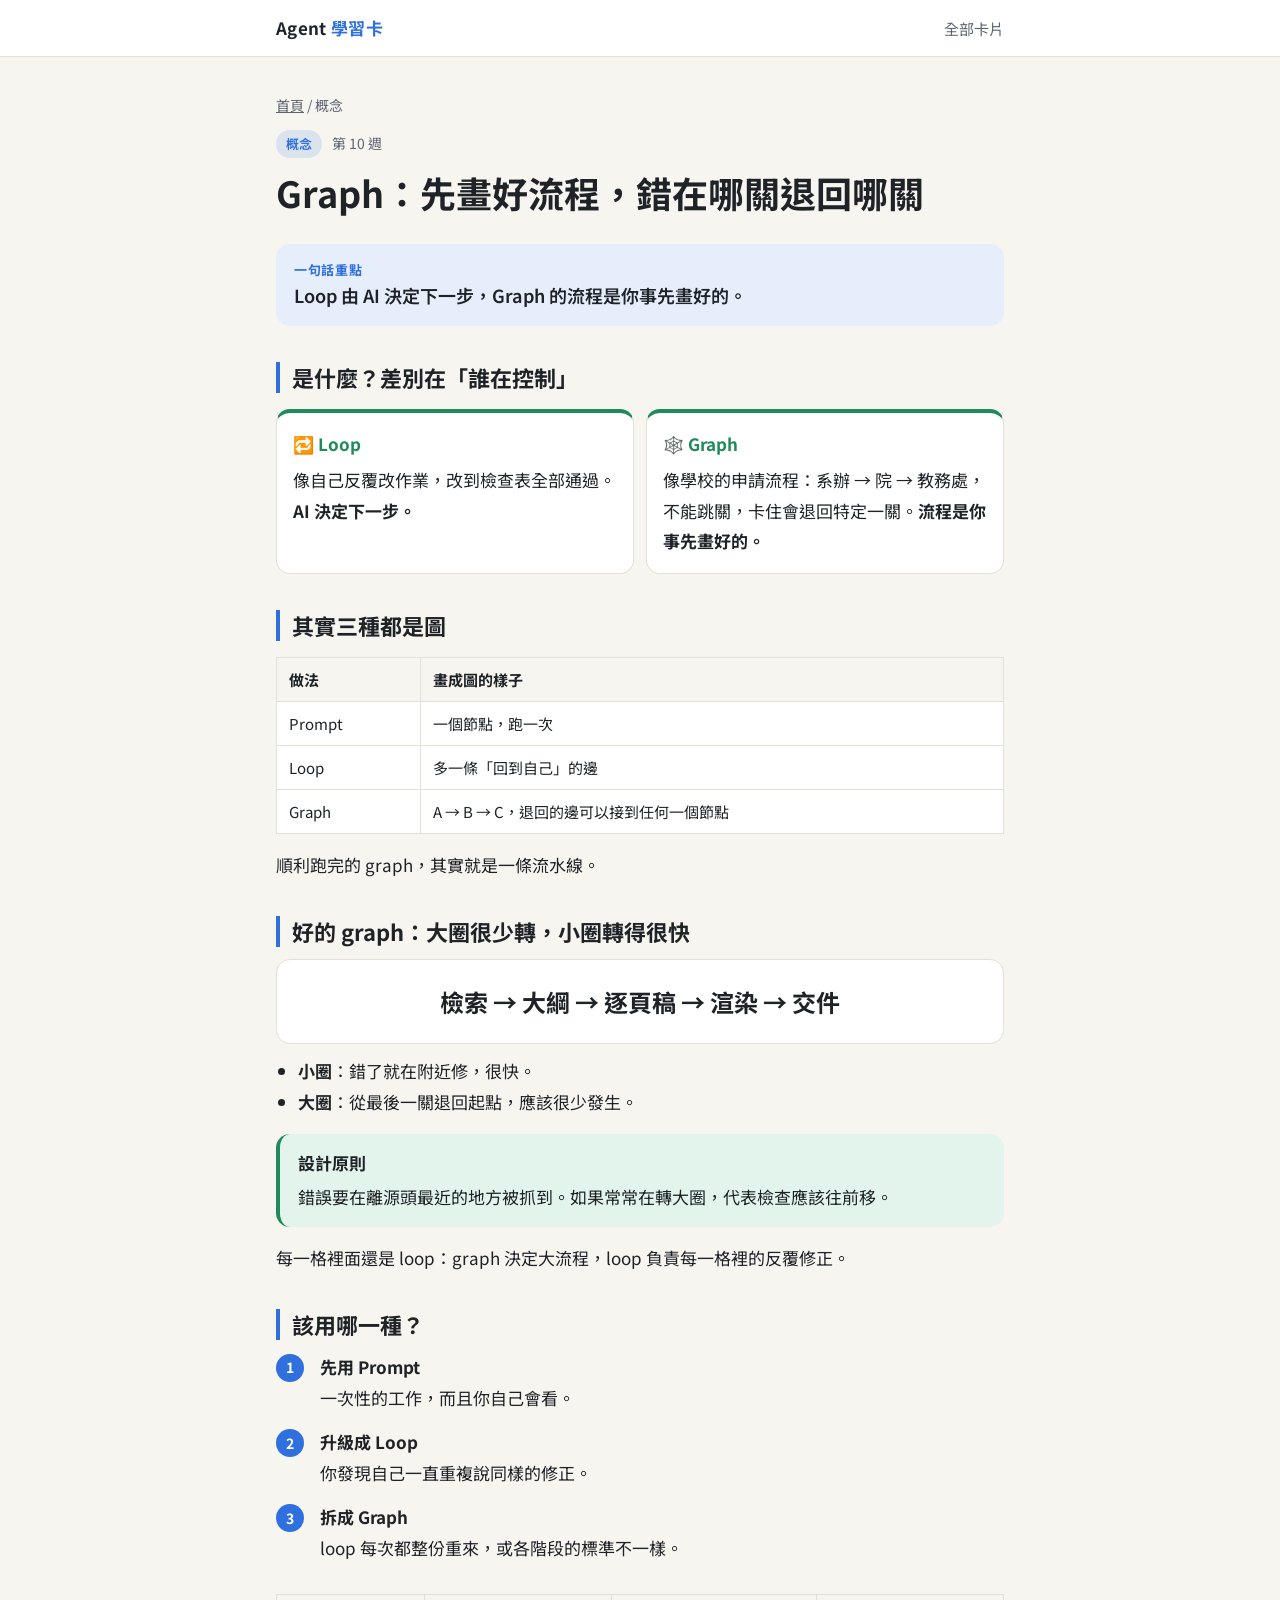
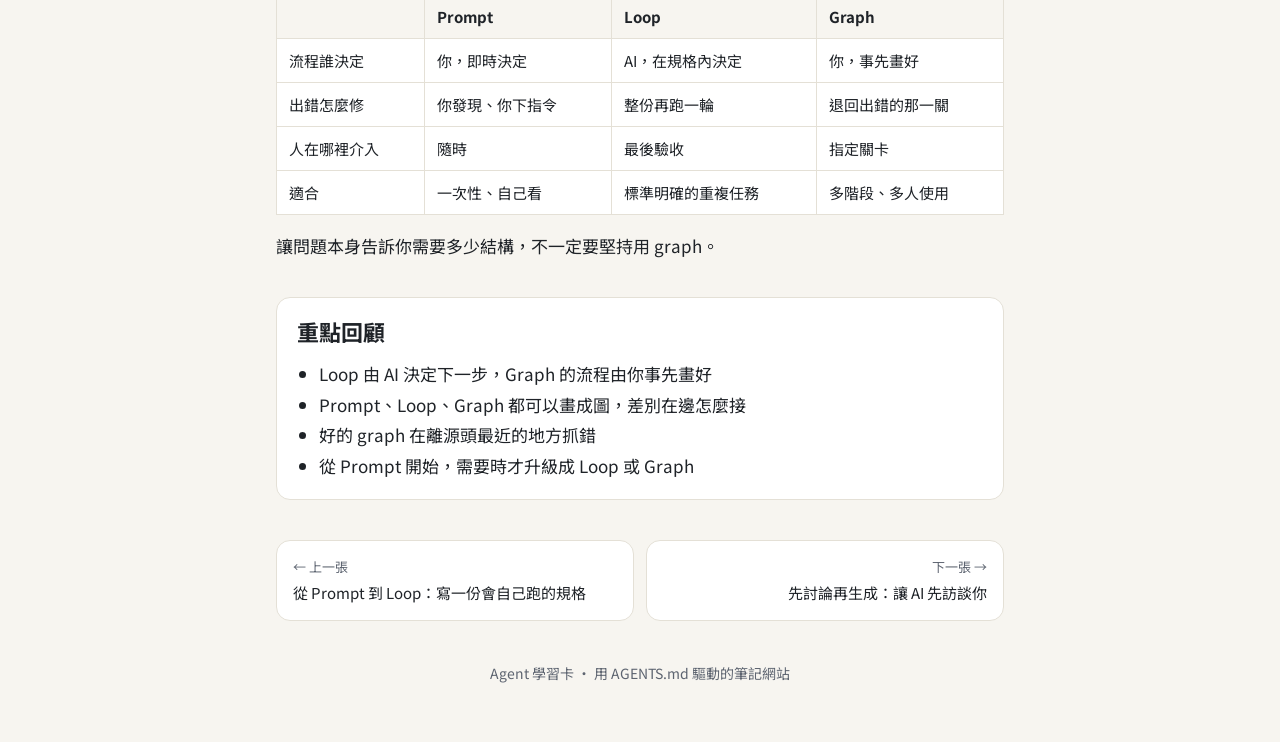
<file: pages/graph.html>
<!doctype html>
<html lang="zh-Hant-TW">
<head>
  <meta charset="utf-8">
  <meta name="viewport" content="width=device-width, initial-scale=1">
  <title>Graph：先畫好流程，錯在哪關退回哪關｜Agent 學習卡</title>
  <meta name="description" content="Loop 由 AI 決定下一步，Graph 的流程是你事先畫好的。">
  <link rel="preconnect" href="https://fonts.googleapis.com">
  <link rel="stylesheet" href="https://fonts.googleapis.com/css2?family=Noto+Sans+TC:wght@400;600;700&display=swap">
  <link rel="stylesheet" href="../assets/style.css">
</head>
<body>
  <header class="site-head">
    <div class="wrap">
      <a class="brand" href="../index.html">Agent <span>學習卡</span></a>
      <nav><a href="../index.html">全部卡片</a></nav>
    </div>
  </header>

  <main class="wrap">
    <article>
      <header class="page-head">
        <div class="crumbs"><a href="../index.html">首頁</a> / 概念</div>
        <div class="meta"><span class="tag" data-cat="概念">概念</span><span>第 10 週</span></div>
        <h1>Graph：先畫好流程，錯在哪關退回哪關</h1>
      </header>

      <p class="tldr">Loop 由 AI 決定下一步，Graph 的流程是你事先畫好的。</p>
      <section>
        <h2>是什麼？差別在「誰在控制」</h2>
        <div class="compare">
          <div class="good"><h3>🔁 Loop</h3><p>像自己反覆改作業，改到檢查表全部通過。<strong>AI 決定下一步。</strong></p></div>
          <div class="good"><h3>🕸️ Graph</h3><p>像學校的申請流程：系辦 → 院 → 教務處，不能跳關，卡住會退回特定一關。<strong>流程是你事先畫好的。</strong></p></div>
        </div>
      </section>

      <section>
        <h2>其實三種都是圖</h2>
        <div class="table-wrap">
          <table>
            <tr><th>做法</th><th>畫成圖的樣子</th></tr>
            <tr><td>Prompt</td><td>一個節點，跑一次</td></tr>
            <tr><td>Loop</td><td>多一條「回到自己」的邊</td></tr>
            <tr><td>Graph</td><td>A → B → C，退回的邊可以接到任何一個節點</td></tr>
          </table>
        </div>
        <p>順利跑完的 graph，其實就是一條流水線。</p>
      </section>

      <section>
        <h2>好的 graph：大圈很少轉，小圈轉得很快</h2>
        <p class="formula">檢索 → 大綱 → 逐頁稿 → 渲染 → 交件</p>
        <ul>
          <li><strong>小圈</strong>：錯了就在附近修，很快。</li>
          <li><strong>大圈</strong>：從最後一關退回起點，應該很少發生。</li>
        </ul>
        <div class="callout tip"><strong>設計原則</strong><p>錯誤要在離源頭最近的地方被抓到。如果常常在轉大圈，代表檢查應該往前移。</p></div>
        <p>每一格裡面還是 loop：graph 決定大流程，loop 負責每一格裡的反覆修正。</p>
      </section>

      <section>
        <h2>該用哪一種？</h2>
        <ol class="steps">
          <li><strong>先用 Prompt</strong>一次性的工作，而且你自己會看。</li>
          <li><strong>升級成 Loop</strong>你發現自己一直重複說同樣的修正。</li>
          <li><strong>拆成 Graph</strong>loop 每次都整份重來，或各階段的標準不一樣。</li>
        </ol>
        <div class="table-wrap">
          <table>
            <tr><th></th><th>Prompt</th><th>Loop</th><th>Graph</th></tr>
            <tr><td>流程誰決定</td><td>你，即時決定</td><td>AI，在規格內決定</td><td>你，事先畫好</td></tr>
            <tr><td>出錯怎麼修</td><td>你發現、你下指令</td><td>整份再跑一輪</td><td>退回出錯的那一關</td></tr>
            <tr><td>人在哪裡介入</td><td>隨時</td><td>最後驗收</td><td>指定關卡</td></tr>
            <tr><td>適合</td><td>一次性、自己看</td><td>標準明確的重複任務</td><td>多階段、多人使用</td></tr>
          </table>
        </div>
        <p>讓問題本身告訴你需要多少結構，不一定要堅持用 graph。</p>
      </section>

      <section class="recap">
        <h2>重點回顧</h2>
        <ul>
          <li>Loop 由 AI 決定下一步，Graph 的流程由你事先畫好</li>
          <li>Prompt、Loop、Graph 都可以畫成圖，差別在邊怎麼接</li>
          <li>好的 graph 在離源頭最近的地方抓錯</li>
          <li>從 Prompt 開始，需要時才升級成 Loop 或 Graph</li>
        </ul>
      </section>

      <nav class="pager" data-slug="graph"></nav>
    </article>
  </main>

  <footer class="site-foot">Agent 學習卡 · 用 AGENTS.md 驅動的筆記網站</footer>

  <script src="../data/pages.js"></script>
  <script src="../assets/main.js"></script>
</body>
</html>
</file>
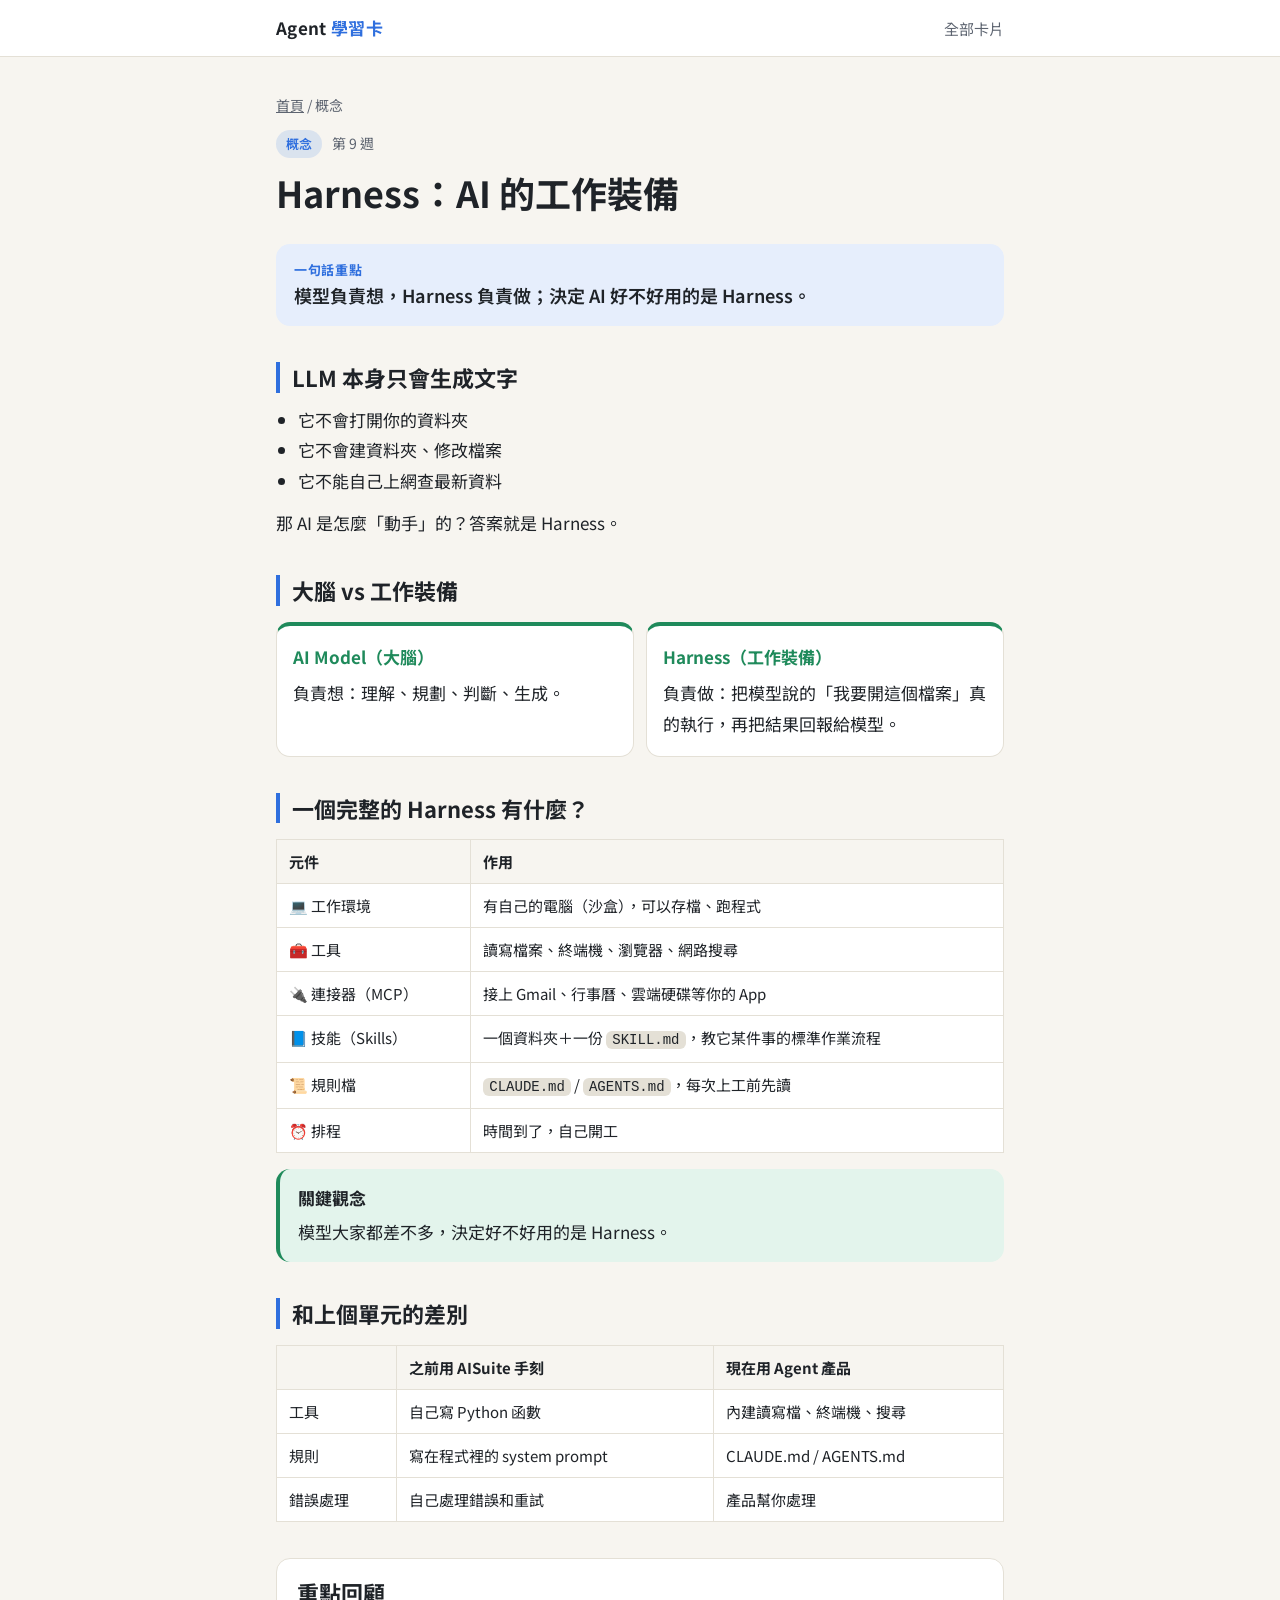
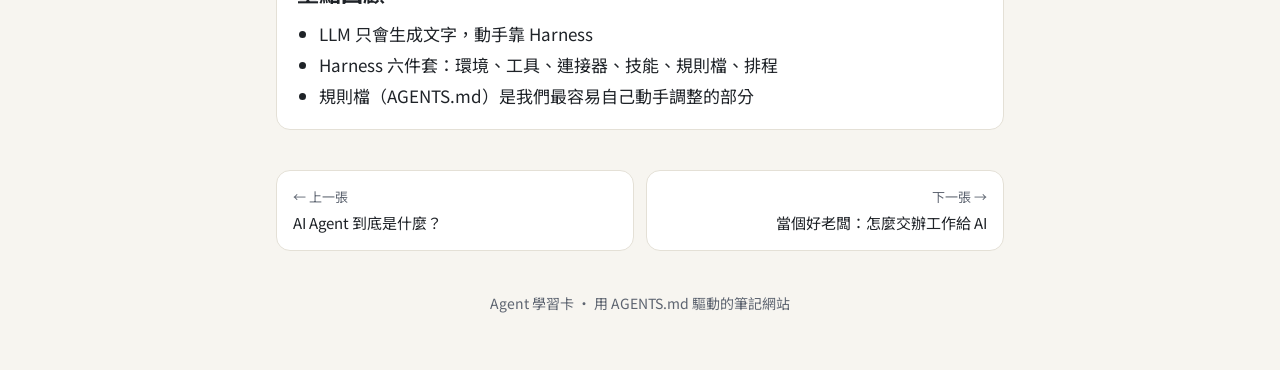
<file: pages/harness.html>
<!doctype html>
<html lang="zh-Hant-TW">
<head>
  <meta charset="utf-8">
  <meta name="viewport" content="width=device-width, initial-scale=1">
  <title>Harness：AI 的工作裝備｜Agent 學習卡</title>
  <meta name="description" content="模型負責想，Harness 負責做；決定 AI 好不好用的是 Harness。">
  <link rel="preconnect" href="https://fonts.googleapis.com">
  <link rel="stylesheet" href="https://fonts.googleapis.com/css2?family=Noto+Sans+TC:wght@400;600;700&display=swap">
  <link rel="stylesheet" href="../assets/style.css">
</head>
<body>
  <header class="site-head">
    <div class="wrap">
      <a class="brand" href="../index.html">Agent <span>學習卡</span></a>
      <nav><a href="../index.html">全部卡片</a></nav>
    </div>
  </header>

  <main class="wrap">
    <article>
      <header class="page-head">
        <div class="crumbs"><a href="../index.html">首頁</a> / 概念</div>
        <div class="meta"><span class="tag" data-cat="概念">概念</span><span>第 9 週</span></div>
        <h1>Harness：AI 的工作裝備</h1>
      </header>

      <p class="tldr">模型負責想，Harness 負責做；決定 AI 好不好用的是 Harness。</p>
      <section>
        <h2>LLM 本身只會生成文字</h2>
        <ul>
          <li>它不會打開你的資料夾</li>
          <li>它不會建資料夾、修改檔案</li>
          <li>它不能自己上網查最新資料</li>
        </ul>
        <p>那 AI 是怎麼「動手」的？答案就是 Harness。</p>
      </section>

      <section>
        <h2>大腦 vs 工作裝備</h2>
        <div class="compare">
          <div class="good"><h3>AI Model（大腦）</h3><p>負責想：理解、規劃、判斷、生成。</p></div>
          <div class="good"><h3>Harness（工作裝備）</h3><p>負責做：把模型說的「我要開這個檔案」真的執行，再把結果回報給模型。</p></div>
        </div>
      </section>

      <section>
        <h2>一個完整的 Harness 有什麼？</h2>
        <div class="table-wrap">
          <table>
            <tr><th>元件</th><th>作用</th></tr>
            <tr><td>💻 工作環境</td><td>有自己的電腦（沙盒），可以存檔、跑程式</td></tr>
            <tr><td>🧰 工具</td><td>讀寫檔案、終端機、瀏覽器、網路搜尋</td></tr>
            <tr><td>🔌 連接器（MCP）</td><td>接上 Gmail、行事曆、雲端硬碟等你的 App</td></tr>
            <tr><td>📘 技能（Skills）</td><td>一個資料夾＋一份 <code>SKILL.md</code>，教它某件事的標準作業流程</td></tr>
            <tr><td>📜 規則檔</td><td><code>CLAUDE.md</code> / <code>AGENTS.md</code>，每次上工前先讀</td></tr>
            <tr><td>⏰ 排程</td><td>時間到了，自己開工</td></tr>
          </table>
        </div>
        <div class="callout tip"><strong>關鍵觀念</strong><p>模型大家都差不多，決定好不好用的是 Harness。</p></div>
      </section>

      <section>
        <h2>和上個單元的差別</h2>
        <div class="table-wrap">
          <table>
            <tr><th></th><th>之前用 AISuite 手刻</th><th>現在用 Agent 產品</th></tr>
            <tr><td>工具</td><td>自己寫 Python 函數</td><td>內建讀寫檔、終端機、搜尋</td></tr>
            <tr><td>規則</td><td>寫在程式裡的 system prompt</td><td>CLAUDE.md / AGENTS.md</td></tr>
            <tr><td>錯誤處理</td><td>自己處理錯誤和重試</td><td>產品幫你處理</td></tr>
          </table>
        </div>
      </section>

      <section class="recap">
        <h2>重點回顧</h2>
        <ul>
          <li>LLM 只會生成文字，動手靠 Harness</li>
          <li>Harness 六件套：環境、工具、連接器、技能、規則檔、排程</li>
          <li>規則檔（AGENTS.md）是我們最容易自己動手調整的部分</li>
        </ul>
      </section>

      <nav class="pager" data-slug="harness"></nav>
    </article>
  </main>

  <footer class="site-foot">Agent 學習卡 · 用 AGENTS.md 驅動的筆記網站</footer>

  <script src="../data/pages.js"></script>
  <script src="../assets/main.js"></script>
</body>
</html>
</file>
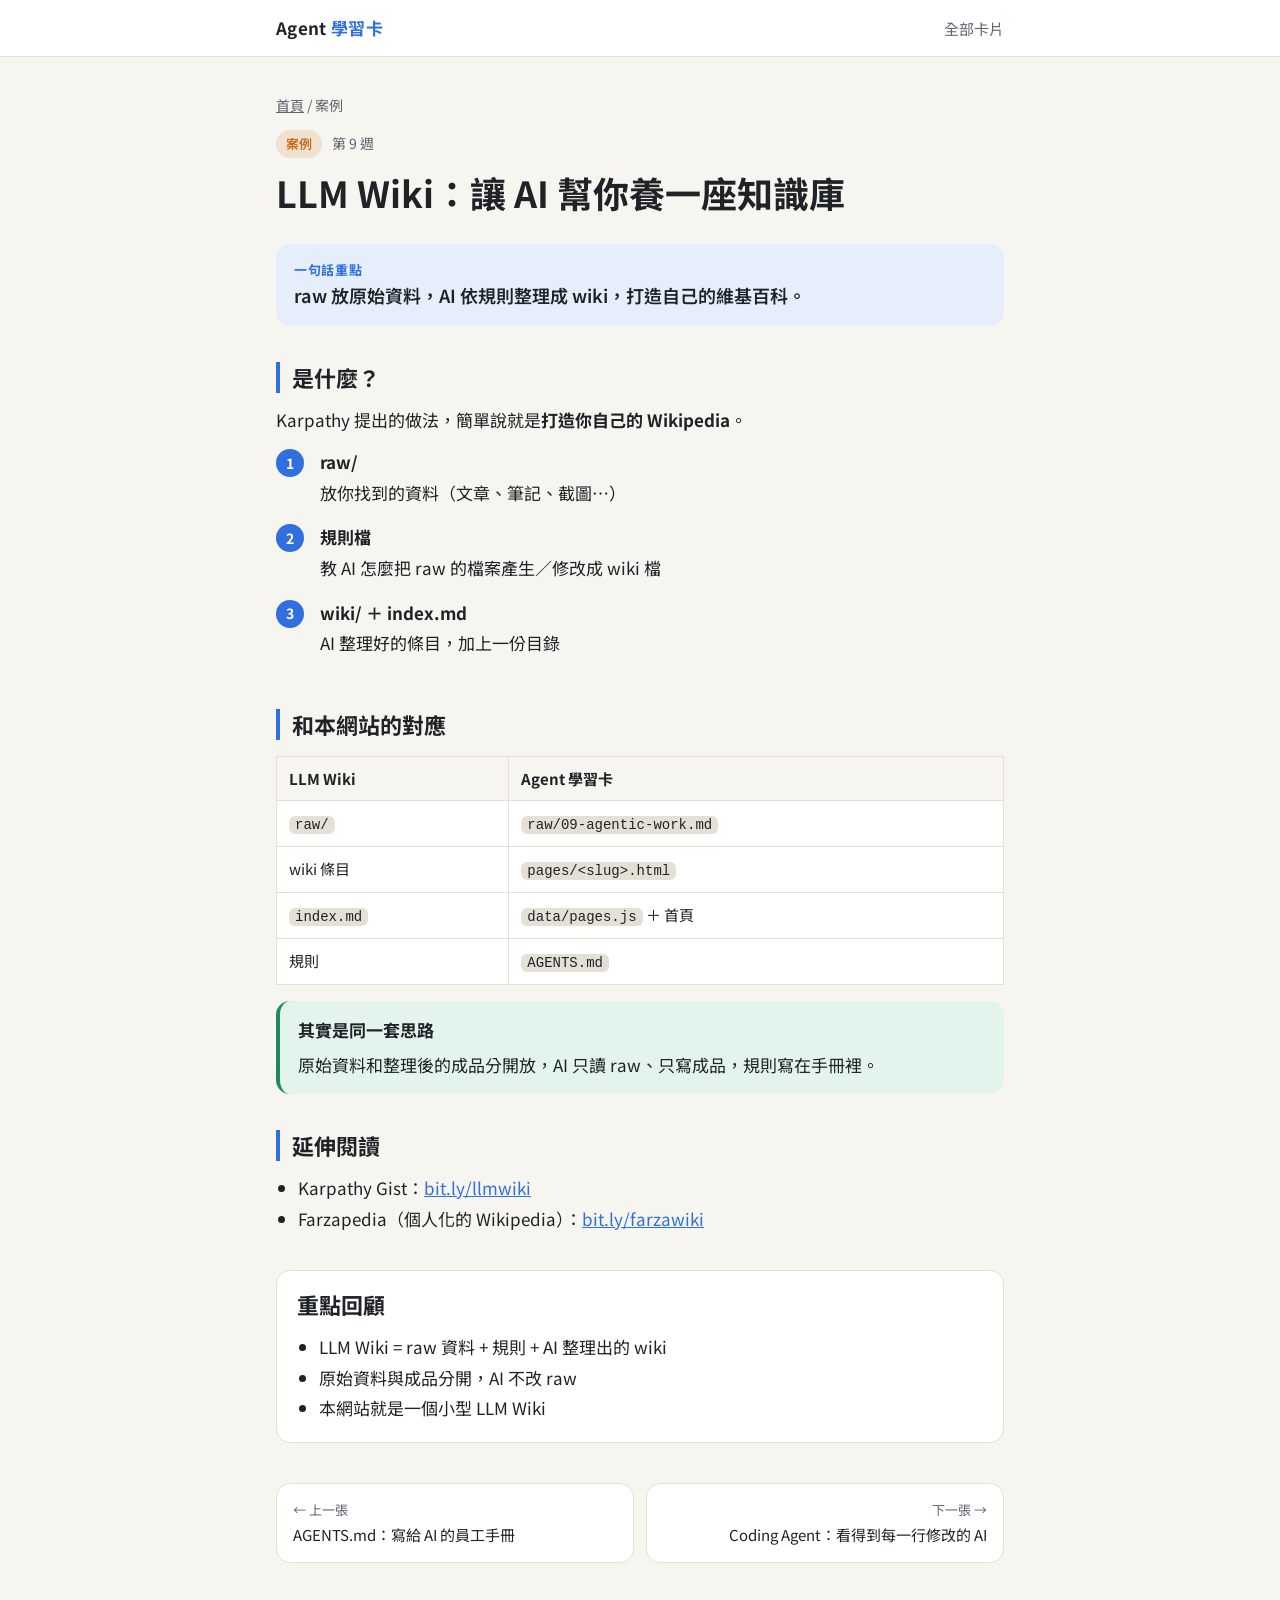
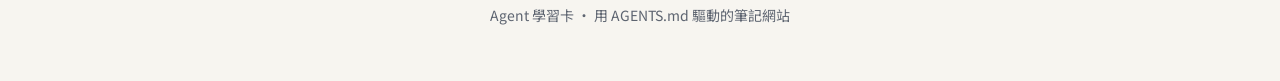
<file: pages/llm-wiki.html>
<!doctype html>
<html lang="zh-Hant-TW">
<head>
  <meta charset="utf-8">
  <meta name="viewport" content="width=device-width, initial-scale=1">
  <title>LLM Wiki：讓 AI 幫你養一座知識庫｜Agent 學習卡</title>
  <meta name="description" content="raw 放原始資料，AI 依規則整理成 wiki，打造自己的維基百科。">
  <link rel="preconnect" href="https://fonts.googleapis.com">
  <link rel="stylesheet" href="https://fonts.googleapis.com/css2?family=Noto+Sans+TC:wght@400;600;700&display=swap">
  <link rel="stylesheet" href="../assets/style.css">
</head>
<body>
  <header class="site-head">
    <div class="wrap">
      <a class="brand" href="../index.html">Agent <span>學習卡</span></a>
      <nav><a href="../index.html">全部卡片</a></nav>
    </div>
  </header>

  <main class="wrap">
    <article>
      <header class="page-head">
        <div class="crumbs"><a href="../index.html">首頁</a> / 案例</div>
        <div class="meta"><span class="tag" data-cat="案例">案例</span><span>第 9 週</span></div>
        <h1>LLM Wiki：讓 AI 幫你養一座知識庫</h1>
      </header>

      <p class="tldr">raw 放原始資料，AI 依規則整理成 wiki，打造自己的維基百科。</p>
      <section>
        <h2>是什麼？</h2>
        <p>Karpathy 提出的做法，簡單說就是<strong>打造你自己的 Wikipedia</strong>。</p>
        <ol class="steps">
          <li><strong>raw/</strong>放你找到的資料（文章、筆記、截圖…）</li>
          <li><strong>規則檔</strong>教 AI 怎麼把 raw 的檔案產生／修改成 wiki 檔</li>
          <li><strong>wiki/ ＋ index.md</strong>AI 整理好的條目，加上一份目錄</li>
        </ol>
      </section>

      <section>
        <h2>和本網站的對應</h2>
        <div class="table-wrap">
          <table>
            <tr><th>LLM Wiki</th><th>Agent 學習卡</th></tr>
            <tr><td><code>raw/</code></td><td><code>raw/09-agentic-work.md</code></td></tr>
            <tr><td>wiki 條目</td><td><code>pages/&lt;slug&gt;.html</code></td></tr>
            <tr><td><code>index.md</code></td><td><code>data/pages.js</code> ＋ 首頁</td></tr>
            <tr><td>規則</td><td><code>AGENTS.md</code></td></tr>
          </table>
        </div>
        <div class="callout tip"><strong>其實是同一套思路</strong><p>原始資料和整理後的成品分開放，AI 只讀 raw、只寫成品，規則寫在手冊裡。</p></div>
      </section>

      <section>
        <h2>延伸閱讀</h2>
        <ul>
          <li>Karpathy Gist：<a href="https://bit.ly/llmwiki" target="_blank" rel="noopener">bit.ly/llmwiki</a></li>
          <li>Farzapedia（個人化的 Wikipedia）：<a href="https://bit.ly/farzawiki" target="_blank" rel="noopener">bit.ly/farzawiki</a></li>
        </ul>
      </section>

      <section class="recap">
        <h2>重點回顧</h2>
        <ul>
          <li>LLM Wiki = raw 資料 + 規則 + AI 整理出的 wiki</li>
          <li>原始資料與成品分開，AI 不改 raw</li>
          <li>本網站就是一個小型 LLM Wiki</li>
        </ul>
      </section>

      <nav class="pager" data-slug="llm-wiki"></nav>
    </article>
  </main>

  <footer class="site-foot">Agent 學習卡 · 用 AGENTS.md 驅動的筆記網站</footer>

  <script src="../data/pages.js"></script>
  <script src="../assets/main.js"></script>
</body>
</html>
</file>
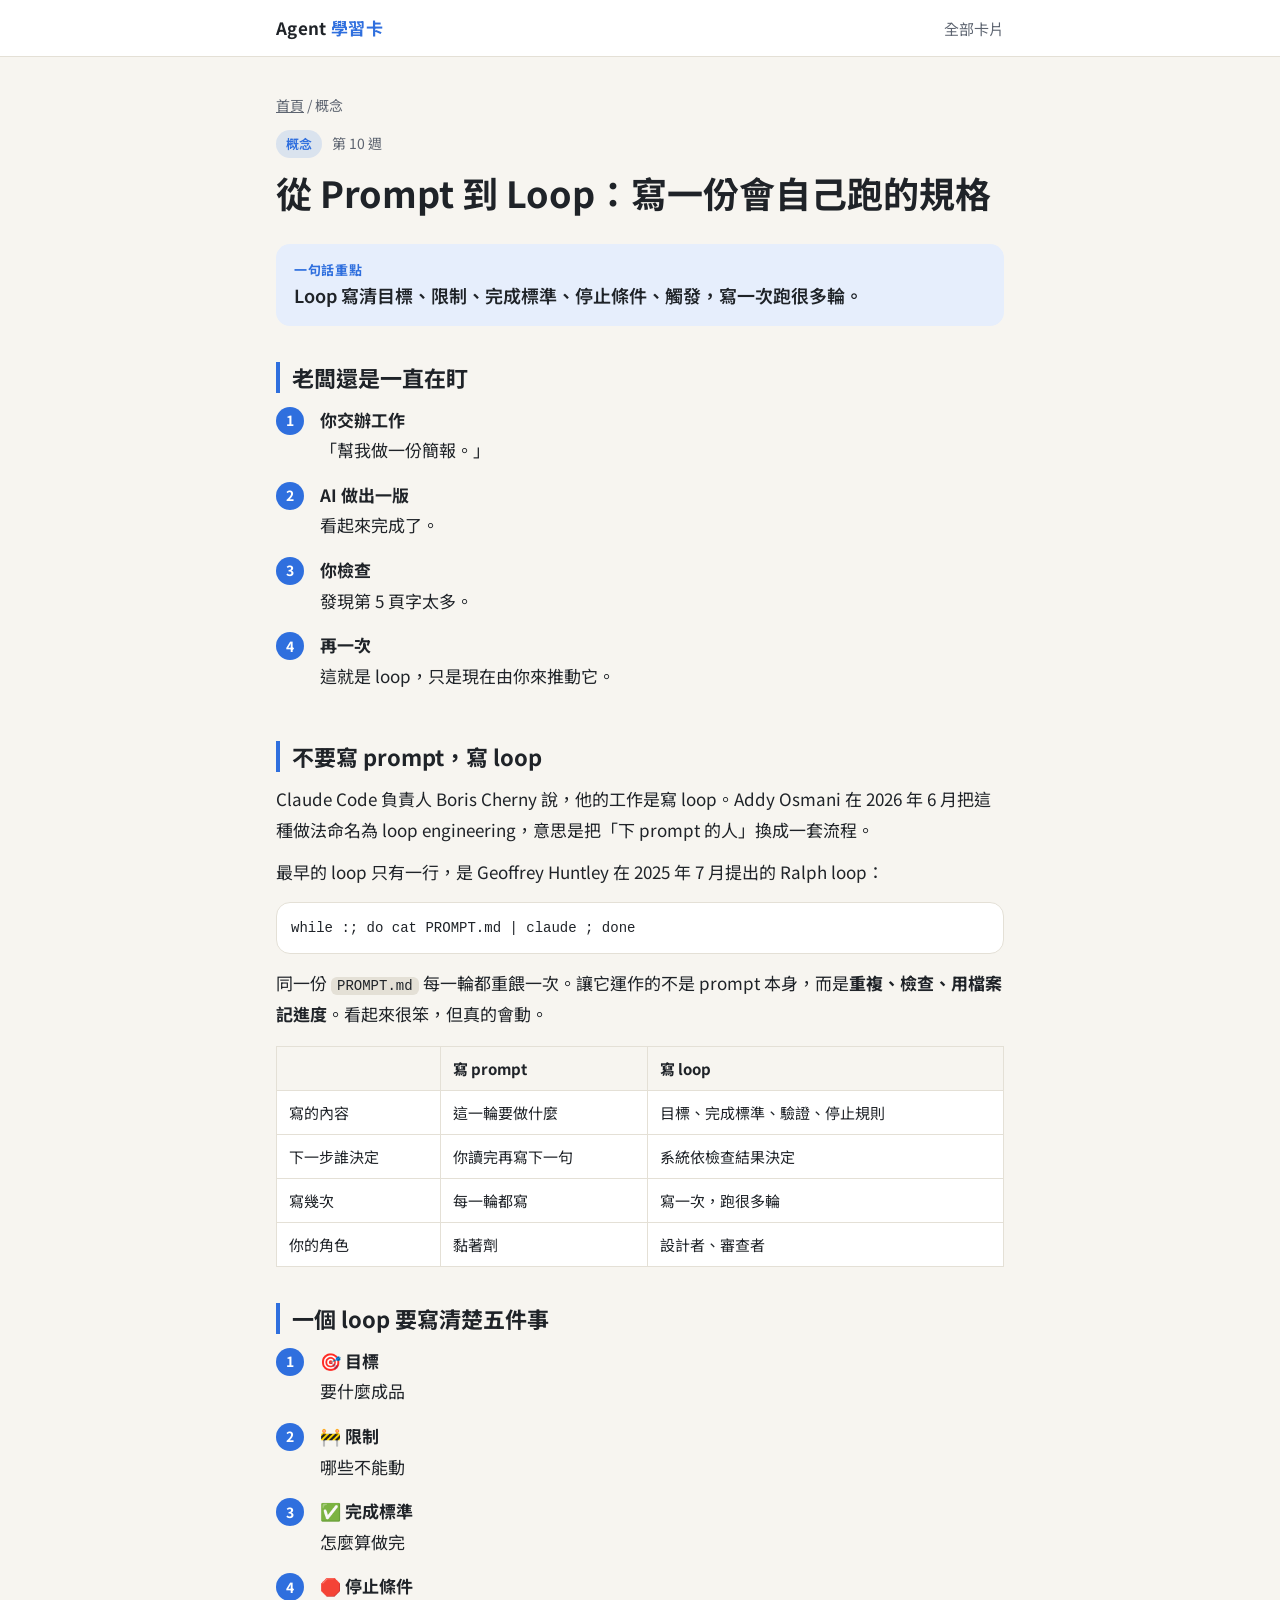
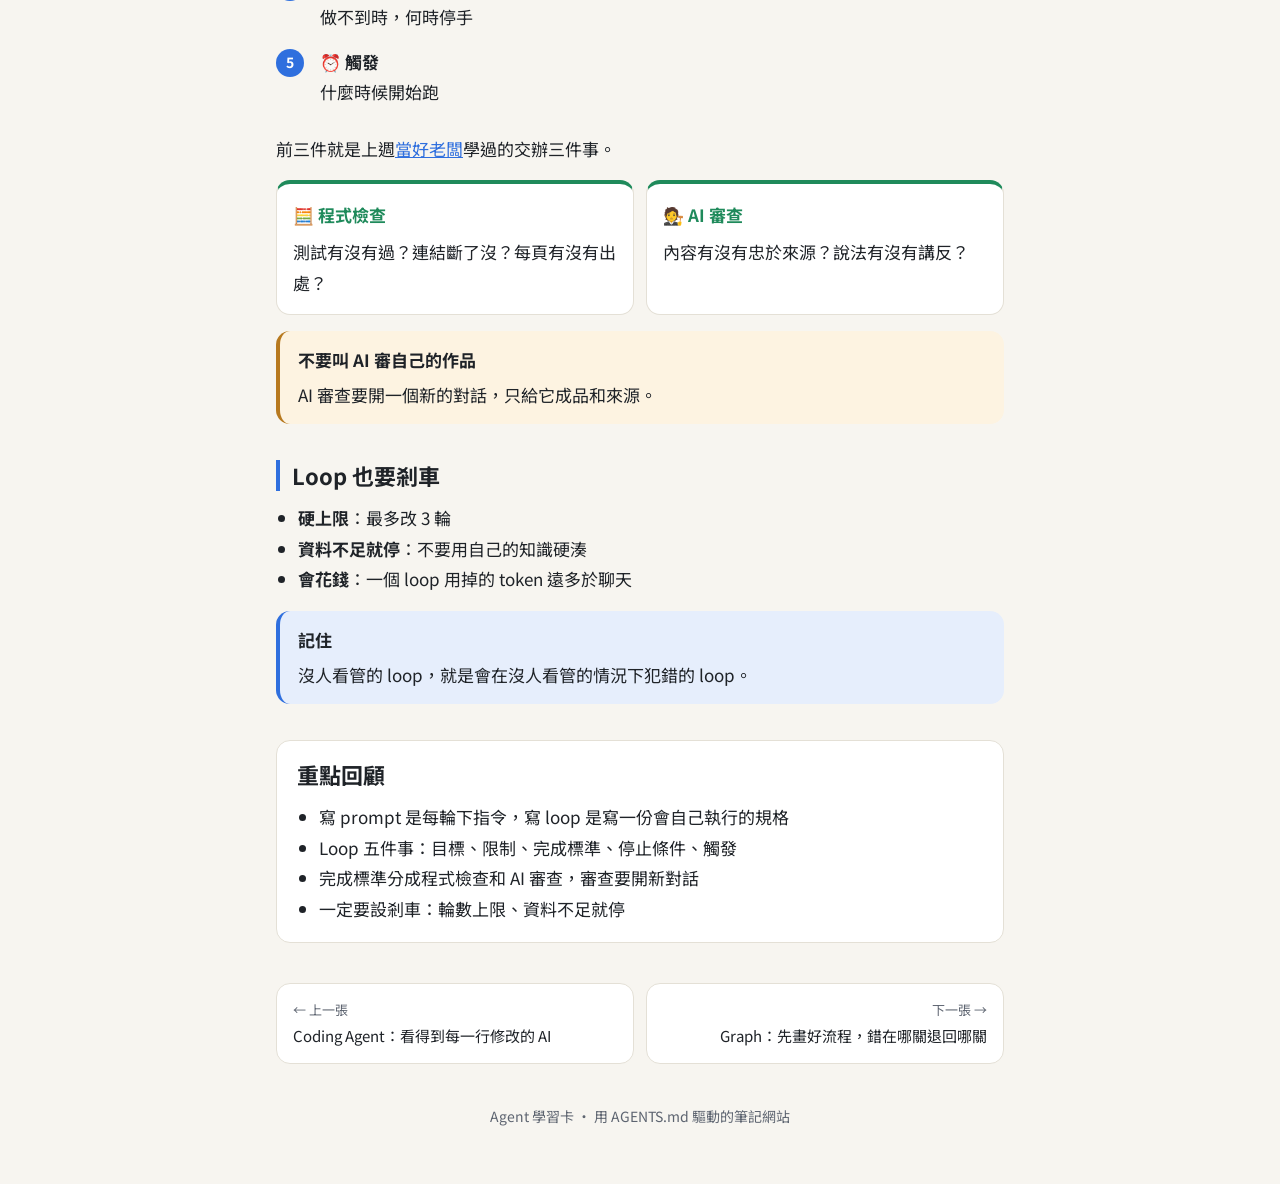
<file: pages/prompt-to-loop.html>
<!doctype html>
<html lang="zh-Hant-TW">
<head>
  <meta charset="utf-8">
  <meta name="viewport" content="width=device-width, initial-scale=1">
  <title>從 Prompt 到 Loop：寫一份會自己跑的規格｜Agent 學習卡</title>
  <meta name="description" content="Loop 寫清目標、限制、完成標準、停止條件、觸發，寫一次跑很多輪。">
  <link rel="preconnect" href="https://fonts.googleapis.com">
  <link rel="stylesheet" href="https://fonts.googleapis.com/css2?family=Noto+Sans+TC:wght@400;600;700&display=swap">
  <link rel="stylesheet" href="../assets/style.css">
</head>
<body>
  <header class="site-head">
    <div class="wrap">
      <a class="brand" href="../index.html">Agent <span>學習卡</span></a>
      <nav><a href="../index.html">全部卡片</a></nav>
    </div>
  </header>

  <main class="wrap">
    <article>
      <header class="page-head">
        <div class="crumbs"><a href="../index.html">首頁</a> / 概念</div>
        <div class="meta"><span class="tag" data-cat="概念">概念</span><span>第 10 週</span></div>
        <h1>從 Prompt 到 Loop：寫一份會自己跑的規格</h1>
      </header>

      <p class="tldr">Loop 寫清目標、限制、完成標準、停止條件、觸發，寫一次跑很多輪。</p>
      <section>
        <h2>老闆還是一直在盯</h2>
        <ol class="steps">
          <li><strong>你交辦工作</strong>「幫我做一份簡報。」</li>
          <li><strong>AI 做出一版</strong>看起來完成了。</li>
          <li><strong>你檢查</strong>發現第 5 頁字太多。</li>
          <li><strong>再一次</strong>這就是 loop，只是現在由你來推動它。</li>
        </ol>
      </section>

      <section>
        <h2>不要寫 prompt，寫 loop</h2>
        <p>Claude Code 負責人 Boris Cherny 說，他的工作是寫 loop。Addy Osmani 在 2026 年 6 月把這種做法命名為 loop engineering，意思是把「下 prompt 的人」換成一套流程。</p>
        <p>最早的 loop 只有一行，是 Geoffrey Huntley 在 2025 年 7 月提出的 Ralph loop：</p>
        <pre><code>while :; do cat PROMPT.md | claude ; done</code></pre>
        <p>同一份 <code>PROMPT.md</code> 每一輪都重餵一次。讓它運作的不是 prompt 本身，而是<strong>重複、檢查、用檔案記進度</strong>。看起來很笨，但真的會動。</p>
        <div class="table-wrap">
          <table>
            <tr><th></th><th>寫 prompt</th><th>寫 loop</th></tr>
            <tr><td>寫的內容</td><td>這一輪要做什麼</td><td>目標、完成標準、驗證、停止規則</td></tr>
            <tr><td>下一步誰決定</td><td>你讀完再寫下一句</td><td>系統依檢查結果決定</td></tr>
            <tr><td>寫幾次</td><td>每一輪都寫</td><td>寫一次，跑很多輪</td></tr>
            <tr><td>你的角色</td><td>黏著劑</td><td>設計者、審查者</td></tr>
          </table>
        </div>
      </section>

      <section>
        <h2>一個 loop 要寫清楚五件事</h2>
        <ol class="steps">
          <li><strong>🎯 目標</strong>要什麼成品</li>
          <li><strong>🚧 限制</strong>哪些不能動</li>
          <li><strong>✅ 完成標準</strong>怎麼算做完</li>
          <li><strong>🛑 停止條件</strong>做不到時，何時停手</li>
          <li><strong>⏰ 觸發</strong>什麼時候開始跑</li>
        </ol>
        <p>前三件就是上週<a href="good-delegation.html">當好老闆</a>學過的交辦三件事。</p>
        <div class="compare">
          <div class="good"><h3>🧮 程式檢查</h3><p>測試有沒有過？連結斷了沒？每頁有沒有出處？</p></div>
          <div class="good"><h3>🧑‍⚖️ AI 審查</h3><p>內容有沒有忠於來源？說法有沒有講反？</p></div>
        </div>
        <div class="callout warn"><strong>不要叫 AI 審自己的作品</strong><p>AI 審查要開一個新的對話，只給它成品和來源。</p></div>
      </section>

      <section>
        <h2>Loop 也要剎車</h2>
        <ul>
          <li><strong>硬上限</strong>：最多改 3 輪</li>
          <li><strong>資料不足就停</strong>：不要用自己的知識硬湊</li>
          <li><strong>會花錢</strong>：一個 loop 用掉的 token 遠多於聊天</li>
        </ul>
        <div class="callout note"><strong>記住</strong><p>沒人看管的 loop，就是會在沒人看管的情況下犯錯的 loop。</p></div>
      </section>

      <section class="recap">
        <h2>重點回顧</h2>
        <ul>
          <li>寫 prompt 是每輪下指令，寫 loop 是寫一份會自己執行的規格</li>
          <li>Loop 五件事：目標、限制、完成標準、停止條件、觸發</li>
          <li>完成標準分成程式檢查和 AI 審查，審查要開新對話</li>
          <li>一定要設剎車：輪數上限、資料不足就停</li>
        </ul>
      </section>

      <nav class="pager" data-slug="prompt-to-loop"></nav>
    </article>
  </main>

  <footer class="site-foot">Agent 學習卡 · 用 AGENTS.md 驅動的筆記網站</footer>

  <script src="../data/pages.js"></script>
  <script src="../assets/main.js"></script>
</body>
</html>
</file>
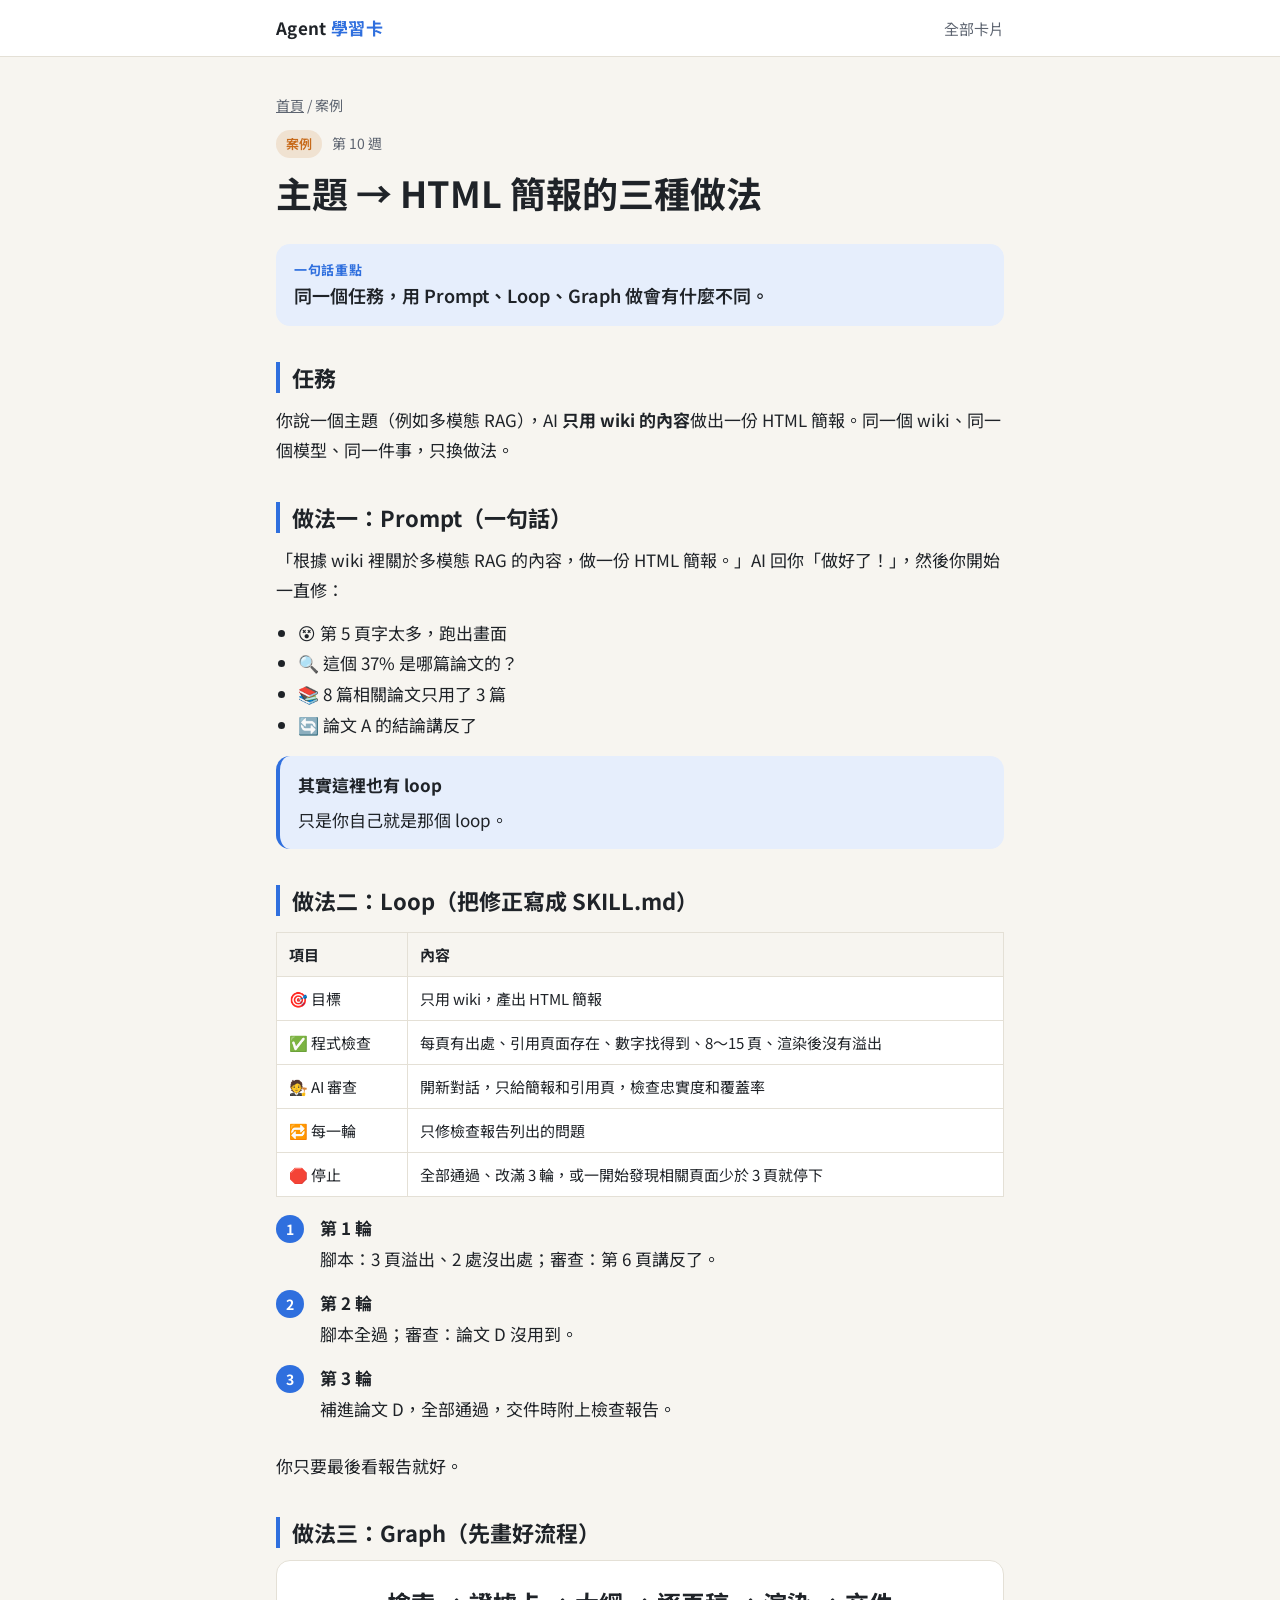
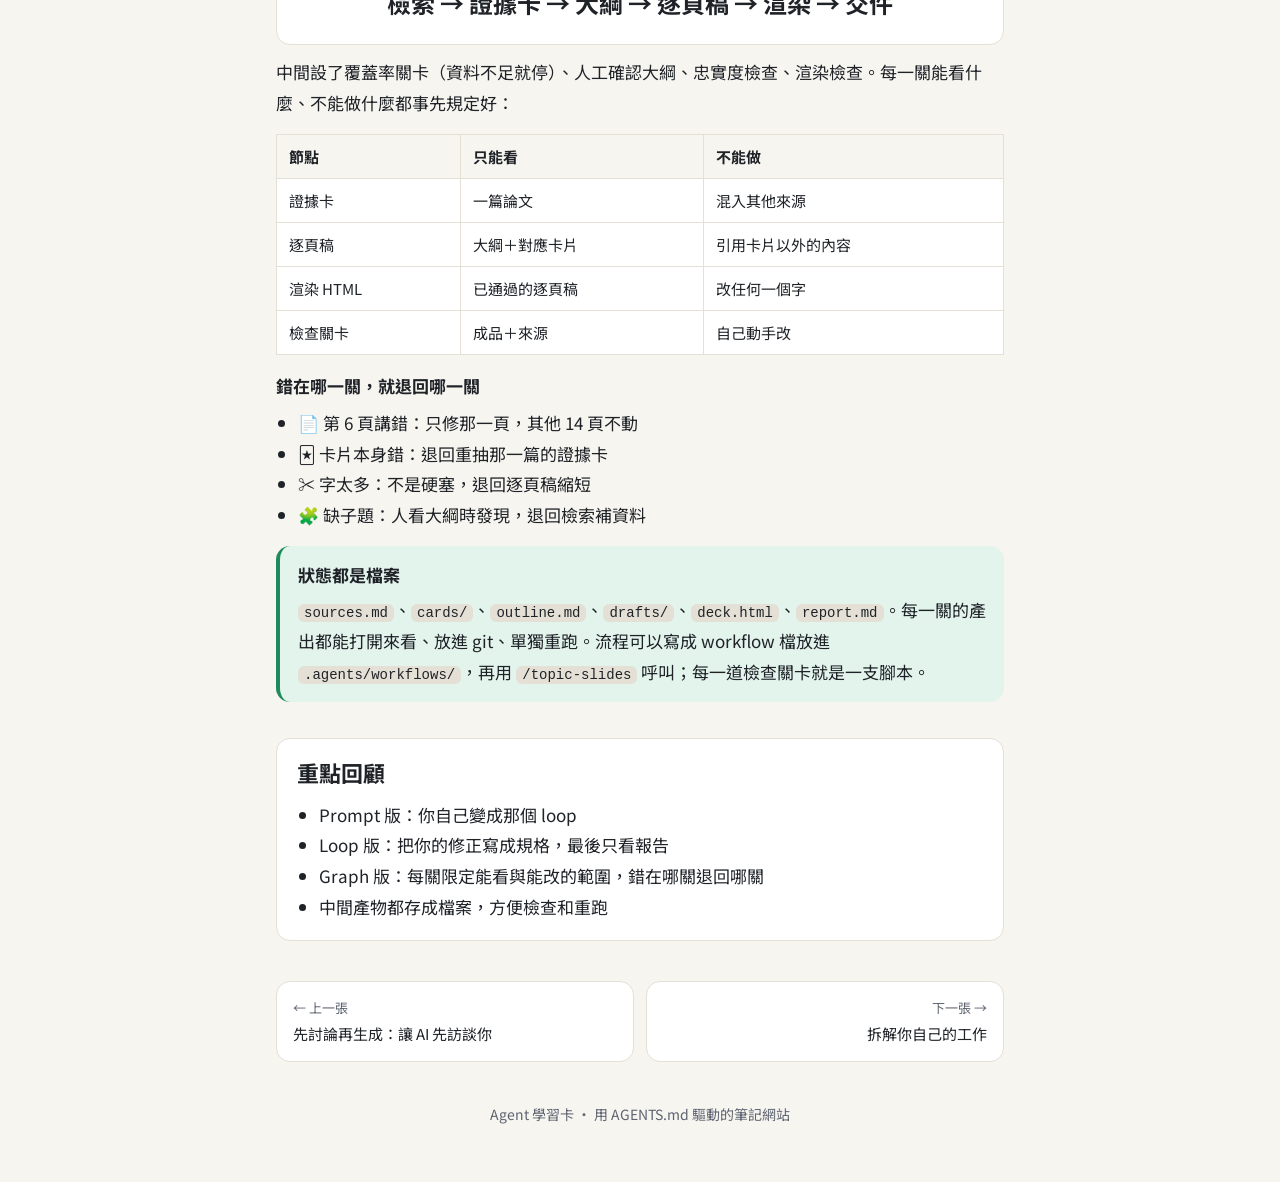
<file: pages/topic-to-slides.html>
<!doctype html>
<html lang="zh-Hant-TW">
<head>
  <meta charset="utf-8">
  <meta name="viewport" content="width=device-width, initial-scale=1">
  <title>主題 → HTML 簡報的三種做法｜Agent 學習卡</title>
  <meta name="description" content="同一個任務，用 Prompt、Loop、Graph 做會有什麼不同。">
  <link rel="preconnect" href="https://fonts.googleapis.com">
  <link rel="stylesheet" href="https://fonts.googleapis.com/css2?family=Noto+Sans+TC:wght@400;600;700&display=swap">
  <link rel="stylesheet" href="../assets/style.css">
</head>
<body>
  <header class="site-head">
    <div class="wrap">
      <a class="brand" href="../index.html">Agent <span>學習卡</span></a>
      <nav><a href="../index.html">全部卡片</a></nav>
    </div>
  </header>

  <main class="wrap">
    <article>
      <header class="page-head">
        <div class="crumbs"><a href="../index.html">首頁</a> / 案例</div>
        <div class="meta"><span class="tag" data-cat="案例">案例</span><span>第 10 週</span></div>
        <h1>主題 → HTML 簡報的三種做法</h1>
      </header>

      <p class="tldr">同一個任務，用 Prompt、Loop、Graph 做會有什麼不同。</p>
      <section>
        <h2>任務</h2>
        <p>你說一個主題（例如多模態 RAG），AI <strong>只用 wiki 的內容</strong>做出一份 HTML 簡報。同一個 wiki、同一個模型、同一件事，只換做法。</p>
      </section>

      <section>
        <h2>做法一：Prompt（一句話）</h2>
        <p>「根據 wiki 裡關於多模態 RAG 的內容，做一份 HTML 簡報。」AI 回你「做好了！」，然後你開始一直修：</p>
        <ul>
          <li>😵 第 5 頁字太多，跑出畫面</li>
          <li>🔍 這個 37% 是哪篇論文的？</li>
          <li>📚 8 篇相關論文只用了 3 篇</li>
          <li>🔄 論文 A 的結論講反了</li>
        </ul>
        <div class="callout note"><strong>其實這裡也有 loop</strong><p>只是你自己就是那個 loop。</p></div>
      </section>

      <section>
        <h2>做法二：Loop（把修正寫成 SKILL.md）</h2>
        <div class="table-wrap">
          <table>
            <tr><th>項目</th><th>內容</th></tr>
            <tr><td>🎯 目標</td><td>只用 wiki，產出 HTML 簡報</td></tr>
            <tr><td>✅ 程式檢查</td><td>每頁有出處、引用頁面存在、數字找得到、8～15 頁、渲染後沒有溢出</td></tr>
            <tr><td>🧑‍⚖️ AI 審查</td><td>開新對話，只給簡報和引用頁，檢查忠實度和覆蓋率</td></tr>
            <tr><td>🔁 每一輪</td><td>只修檢查報告列出的問題</td></tr>
            <tr><td>🛑 停止</td><td>全部通過、改滿 3 輪，或一開始發現相關頁面少於 3 頁就停下</td></tr>
          </table>
        </div>
        <ol class="steps">
          <li><strong>第 1 輪</strong>腳本：3 頁溢出、2 處沒出處；審查：第 6 頁講反了。</li>
          <li><strong>第 2 輪</strong>腳本全過；審查：論文 D 沒用到。</li>
          <li><strong>第 3 輪</strong>補進論文 D，全部通過，交件時附上檢查報告。</li>
        </ol>
        <p>你只要最後看報告就好。</p>
      </section>

      <section>
        <h2>做法三：Graph（先畫好流程）</h2>
        <p class="formula">檢索 → 證據卡 → 大綱 → 逐頁稿 → 渲染 → 交件</p>
        <p>中間設了覆蓋率關卡（資料不足就停）、人工確認大綱、忠實度檢查、渲染檢查。每一關能看什麼、不能做什麼都事先規定好：</p>
        <div class="table-wrap">
          <table>
            <tr><th>節點</th><th>只能看</th><th>不能做</th></tr>
            <tr><td>證據卡</td><td>一篇論文</td><td>混入其他來源</td></tr>
            <tr><td>逐頁稿</td><td>大綱＋對應卡片</td><td>引用卡片以外的內容</td></tr>
            <tr><td>渲染 HTML</td><td>已通過的逐頁稿</td><td>改任何一個字</td></tr>
            <tr><td>檢查關卡</td><td>成品＋來源</td><td>自己動手改</td></tr>
          </table>
        </div>
        <h3>錯在哪一關，就退回哪一關</h3>
        <ul>
          <li>📄 第 6 頁講錯：只修那一頁，其他 14 頁不動</li>
          <li>🃏 卡片本身錯：退回重抽那一篇的證據卡</li>
          <li>✂️ 字太多：不是硬塞，退回逐頁稿縮短</li>
          <li>🧩 缺子題：人看大綱時發現，退回檢索補資料</li>
        </ul>
        <div class="callout tip"><strong>狀態都是檔案</strong><p><code>sources.md</code>、<code>cards/</code>、<code>outline.md</code>、<code>drafts/</code>、<code>deck.html</code>、<code>report.md</code>。每一關的產出都能打開來看、放進 git、單獨重跑。流程可以寫成 workflow 檔放進 <code>.agents/workflows/</code>，再用 <code>/topic-slides</code> 呼叫；每一道檢查關卡就是一支腳本。</p></div>
      </section>

      <section class="recap">
        <h2>重點回顧</h2>
        <ul>
          <li>Prompt 版：你自己變成那個 loop</li>
          <li>Loop 版：把你的修正寫成規格，最後只看報告</li>
          <li>Graph 版：每關限定能看與能改的範圍，錯在哪關退回哪關</li>
          <li>中間產物都存成檔案，方便檢查和重跑</li>
        </ul>
      </section>

      <nav class="pager" data-slug="topic-to-slides"></nav>
    </article>
  </main>

  <footer class="site-foot">Agent 學習卡 · 用 AGENTS.md 驅動的筆記網站</footer>

  <script src="../data/pages.js"></script>
  <script src="../assets/main.js"></script>
</body>
</html>
</file>
<file: assets/style.css>
/* Agent 學習卡 — 全站唯一樣式表（規則見 AGENTS.md） */
:root {
  --bg: #f7f5f0;
  --surface: #ffffff;
  --text: #1f2328;
  --muted: #5d6470;
  --line: #e4e0d6;
  --accent: #2f6fde;
  --accent-soft: #e6eefc;
  --good: #1f8a5b;
  --good-soft: #e3f4ec;
  --bad: #c2453a;
  --bad-soft: #fbe9e7;
  --warn: #b7791f;
  --warn-soft: #fdf3e1;
  --cat-concept: #2f6fde;
  --cat-method: #1f8a5b;
  --cat-tool: #8a4fd1;
  --cat-case: #c76a1a;
  --radius: 14px;
  --shadow: 0 1px 2px rgba(0,0,0,.04), 0 4px 16px rgba(0,0,0,.05);
}
@media (prefers-color-scheme: dark) {
  :root {
    --bg: #15171b;
    --surface: #1e2127;
    --text: #e7e9ee;
    --muted: #9aa2b1;
    --line: #2e333b;
    --accent: #6ea1ff;
    --accent-soft: #1f2b44;
    --good: #4cc790;
    --good-soft: #17302a;
    --bad: #ff7d70;
    --bad-soft: #3a2220;
    --warn: #f0b85a;
    --warn-soft: #3a2f1b;
    --cat-concept: #6ea1ff;
    --cat-method: #4cc790;
    --cat-tool: #b98cf5;
    --cat-case: #f0a05a;
    --shadow: none;
  }
}

* { box-sizing: border-box; }
html { -webkit-text-size-adjust: 100%; }
body {
  margin: 0;
  background: var(--bg);
  color: var(--text);
  font-family: "Noto Sans TC", system-ui, -apple-system, "Microsoft JhengHei", sans-serif;
  line-height: 1.8;
  font-size: 17px;
}
a { color: var(--accent); }
img { max-width: 100%; }

.wrap { max-width: 760px; margin: 0 auto; padding: 0 16px; }

/* ---------- Site header / footer ---------- */
.site-head { border-bottom: 1px solid var(--line); background: var(--surface); }
.site-head .wrap { display: flex; align-items: center; justify-content: space-between; height: 56px; }
.brand { font-weight: 700; text-decoration: none; color: var(--text); letter-spacing: .02em; }
.brand span { color: var(--accent); }
.site-head nav a { color: var(--muted); text-decoration: none; font-size: 15px; margin-left: 16px; }
.site-head nav a:hover { color: var(--accent); }
.site-foot { color: var(--muted); font-size: 14px; padding: 40px 0 56px; text-align: center; }

/* ---------- Home ---------- */
.hero { padding: 48px 0 24px; }
.hero h1 { font-size: clamp(28px, 6vw, 40px); line-height: 1.3; margin: 0 0 12px; }
.hero p { color: var(--muted); margin: 0; max-width: 36em; }
.filters { display: flex; flex-wrap: wrap; gap: 8px; margin: 24px 0; }
.filters button {
  font: inherit; font-size: 14px; padding: 6px 14px; border-radius: 999px;
  border: 1px solid var(--line); background: var(--surface); color: var(--muted); cursor: pointer;
}
.filters button[aria-pressed="true"] { background: var(--text); color: var(--bg); border-color: var(--text); }
.cards { display: grid; gap: 14px; grid-template-columns: repeat(auto-fill, minmax(220px, 1fr)); padding: 0; margin: 0; list-style: none; }
.card {
  display: flex; flex-direction: column; gap: 8px; height: 100%;
  background: var(--surface); border: 1px solid var(--line); border-radius: var(--radius);
  padding: 18px; text-decoration: none; color: var(--text); box-shadow: var(--shadow);
  transition: transform .15s ease, border-color .15s ease;
}
.card:hover { transform: translateY(-2px); border-color: var(--accent); }
.card h2 { font-size: 18px; line-height: 1.45; margin: 0; }
.card p { font-size: 15px; color: var(--muted); margin: 0; line-height: 1.6; flex: 1; }
.card .num { font-size: 13px; color: var(--muted); font-variant-numeric: tabular-nums; }

.how { margin-top: 48px; padding: 20px; border: 1px dashed var(--line); border-radius: var(--radius); }
.how h2 { font-size: 18px; margin: 0 0 8px; }
.how ol { margin: 0; padding-left: 1.3em; color: var(--muted); }

/* ---------- Tags ---------- */
.meta { display: flex; align-items: center; gap: 10px; font-size: 14px; color: var(--muted); }
.tag {
  display: inline-block; font-size: 13px; font-weight: 600; padding: 2px 10px; border-radius: 999px;
  color: var(--cat-concept); background: color-mix(in srgb, var(--cat-concept) 14%, transparent);
}
.tag[data-cat="方法"] { color: var(--cat-method); background: color-mix(in srgb, var(--cat-method) 14%, transparent); }
.tag[data-cat="工具"] { color: var(--cat-tool); background: color-mix(in srgb, var(--cat-tool) 14%, transparent); }
.tag[data-cat="案例"] { color: var(--cat-case); background: color-mix(in srgb, var(--cat-case) 14%, transparent); }

/* ---------- Lesson page ---------- */
.page-head { padding: 36px 0 8px; }
.crumbs { font-size: 14px; color: var(--muted); margin-bottom: 12px; }
.crumbs a { color: var(--muted); }
.page-head h1 { font-size: clamp(26px, 5.5vw, 36px); line-height: 1.35; margin: 10px 0 0; }
.tldr {
  margin: 20px 0 8px; padding: 16px 18px; border-radius: var(--radius);
  background: var(--accent-soft); font-weight: 600; font-size: 18px; line-height: 1.6;
}
.tldr::before { content: "一句話重點　"; display: block; font-size: 13px; font-weight: 700; color: var(--accent); letter-spacing: .05em; }
article section { margin: 36px 0; }
article h2 { font-size: 22px; margin: 0 0 12px; padding-left: 12px; border-left: 4px solid var(--accent); line-height: 1.4; }
article h3 { font-size: 17px; margin: 0 0 6px; }
article p { margin: 0 0 12px; }
article ul, article ol { padding-left: 1.3em; margin: 0 0 12px; }

.formula {
  text-align: center; font-size: clamp(18px, 4.5vw, 24px); font-weight: 700;
  padding: 20px 12px; background: var(--surface); border: 1px solid var(--line); border-radius: var(--radius);
}

.callout { padding: 14px 18px; border-radius: var(--radius); margin: 16px 0; background: var(--accent-soft); border-left: 4px solid var(--accent); }
.callout strong { display: block; margin-bottom: 4px; }
.callout p:last-child { margin-bottom: 0; }
.callout.tip { background: var(--good-soft); border-color: var(--good); }
.callout.warn { background: var(--warn-soft); border-color: var(--warn); }

.compare { display: grid; grid-template-columns: 1fr 1fr; gap: 12px; margin: 16px 0; }
.compare > div { padding: 16px; border-radius: var(--radius); border: 1px solid var(--line); background: var(--surface); }
.compare .bad { border-top: 4px solid var(--bad); }
.compare .good { border-top: 4px solid var(--good); }
.compare .bad h3 { color: var(--bad); }
.compare .good h3 { color: var(--good); }
.compare p:last-child, .compare ul:last-child { margin-bottom: 0; }
@media (max-width: 560px) { .compare { grid-template-columns: 1fr; } }

.steps { list-style: none; padding: 0; counter-reset: s; }
.steps li { counter-increment: s; position: relative; padding: 0 0 14px 44px; }
.steps li::before {
  content: counter(s); position: absolute; left: 0; top: 2px; width: 28px; height: 28px; border-radius: 50%;
  background: var(--accent); color: var(--surface); font-size: 14px; font-weight: 700;
  display: flex; align-items: center; justify-content: center;
}
.steps li strong { display: block; }

.table-wrap { overflow-x: auto; margin: 16px 0; }
table { border-collapse: collapse; width: 100%; font-size: 15px; background: var(--surface); }
th, td { border: 1px solid var(--line); padding: 8px 12px; text-align: left; vertical-align: top; }
th { background: var(--bg); }

pre, code { font-family: ui-monospace, "Cascadia Code", Consolas, monospace; font-size: 14px; }
code { background: var(--line); padding: 1px 6px; border-radius: 6px; }
pre { background: var(--surface); border: 1px solid var(--line); border-radius: var(--radius); padding: 14px; overflow-x: auto; line-height: 1.6; }
pre code { background: none; padding: 0; }

.recap { background: var(--surface); border: 1px solid var(--line); border-radius: var(--radius); padding: 18px 20px; }
.recap h2 { border: 0; padding: 0; }
.recap ul { margin: 0; }

.pager { display: grid; grid-template-columns: 1fr 1fr; gap: 12px; margin: 40px 0 0; }
.pager a {
  display: block; padding: 14px 16px; border: 1px solid var(--line); border-radius: var(--radius);
  background: var(--surface); text-decoration: none; color: var(--text); font-size: 15px;
}
.pager a:hover { border-color: var(--accent); }
.pager small { display: block; color: var(--muted); font-size: 13px; }
.pager .next { text-align: right; grid-column: 2; }
</file>
